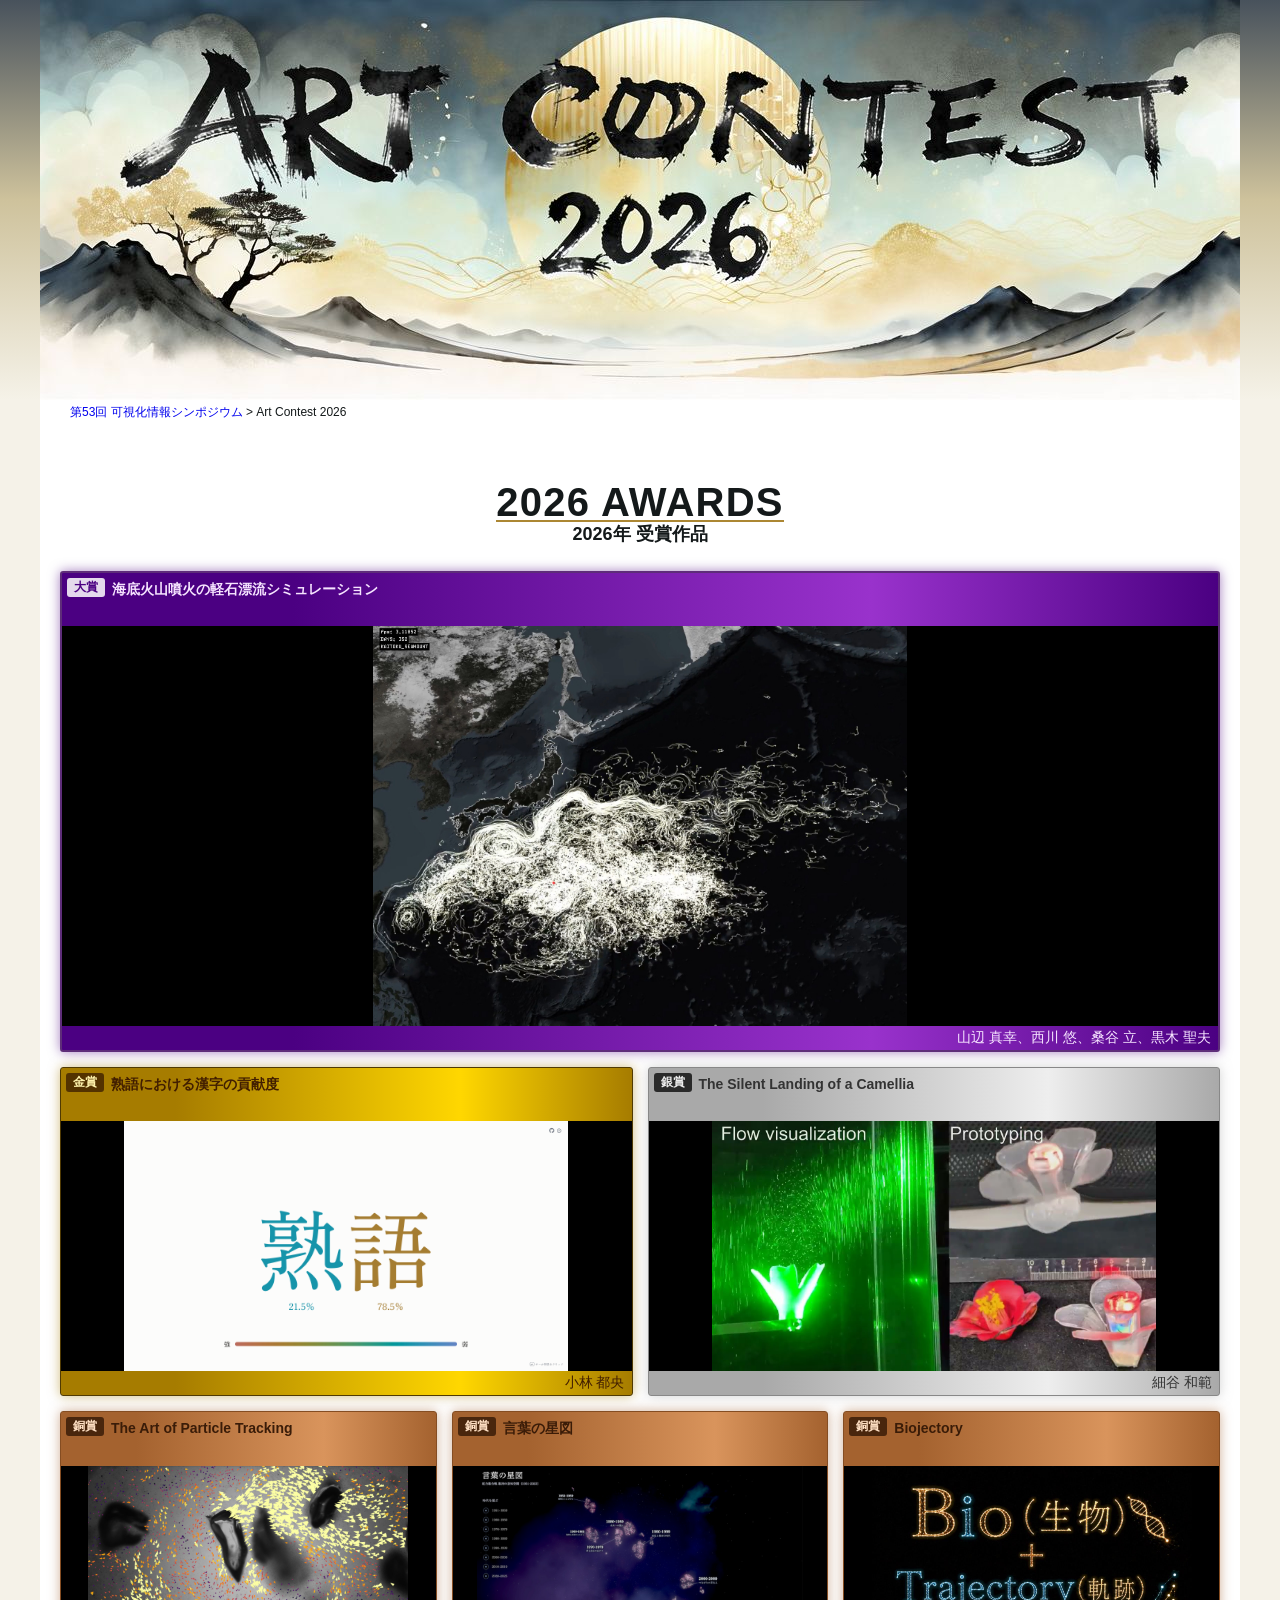
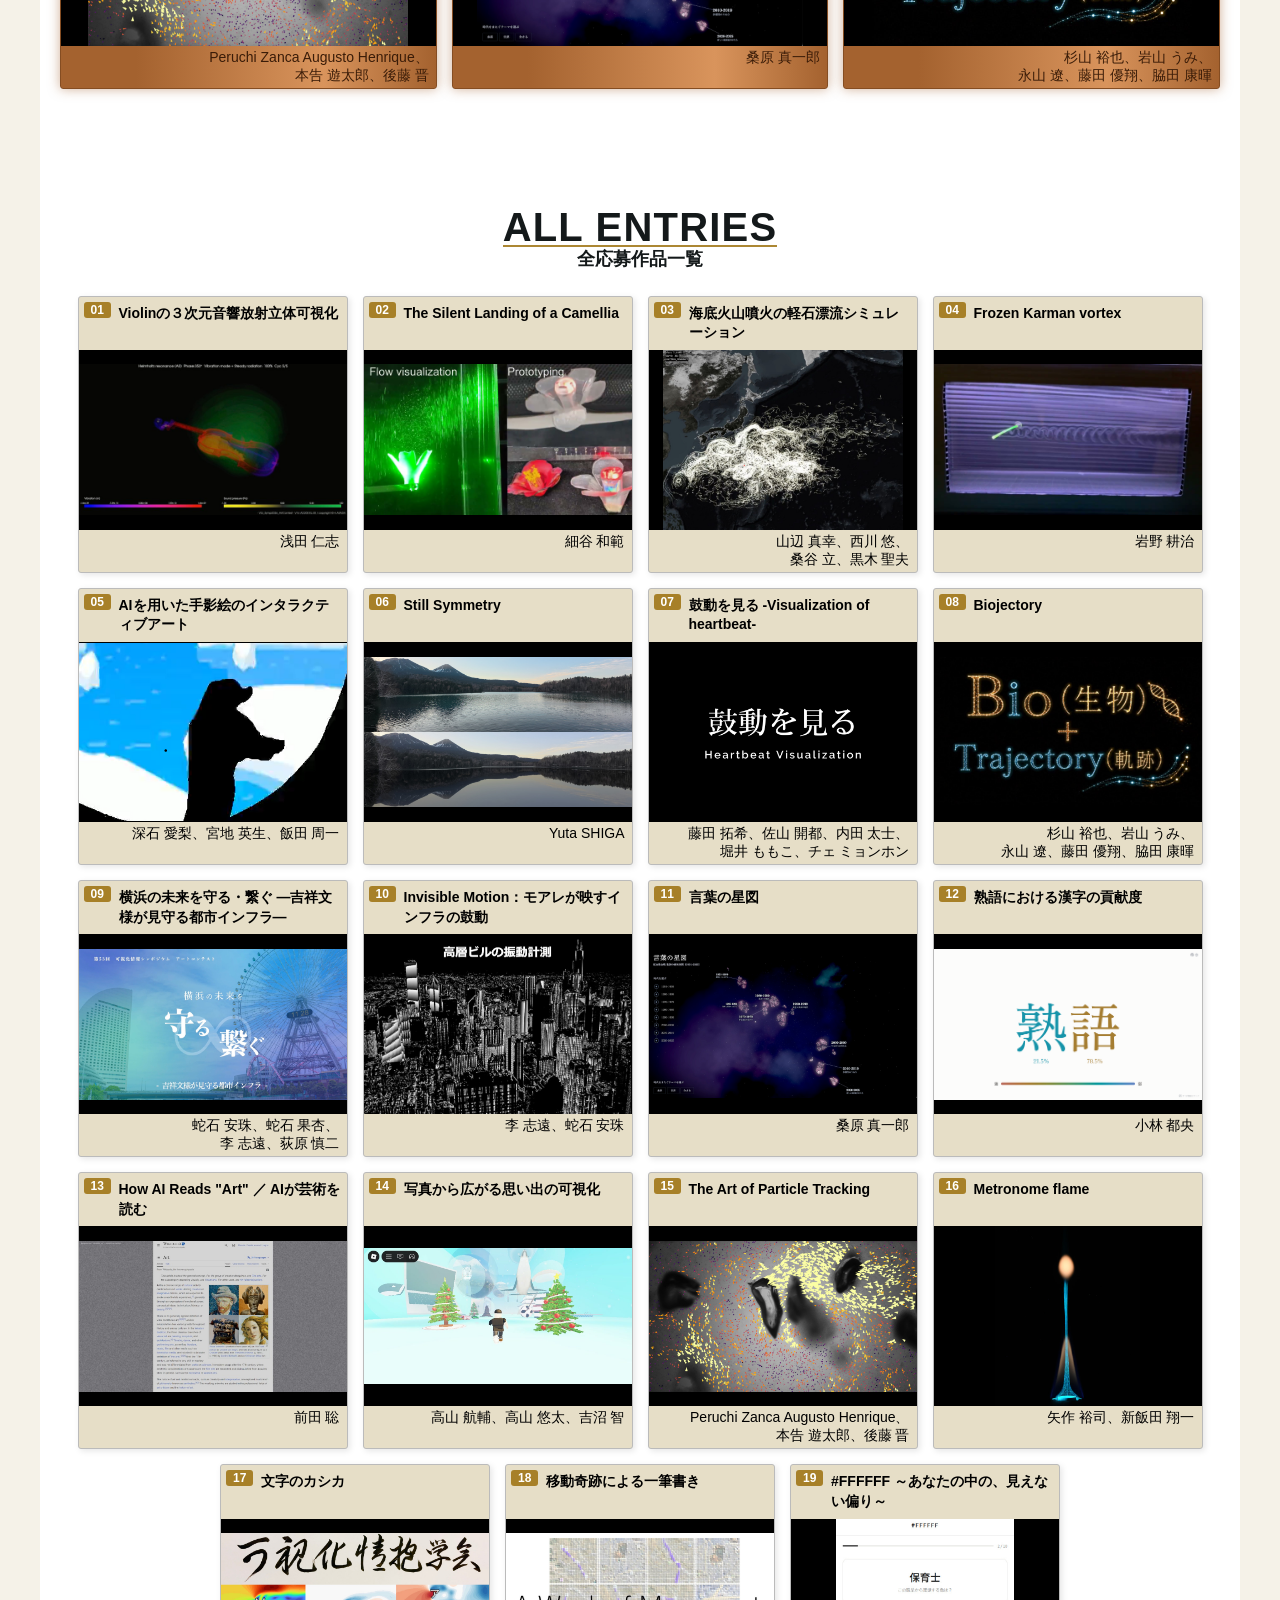
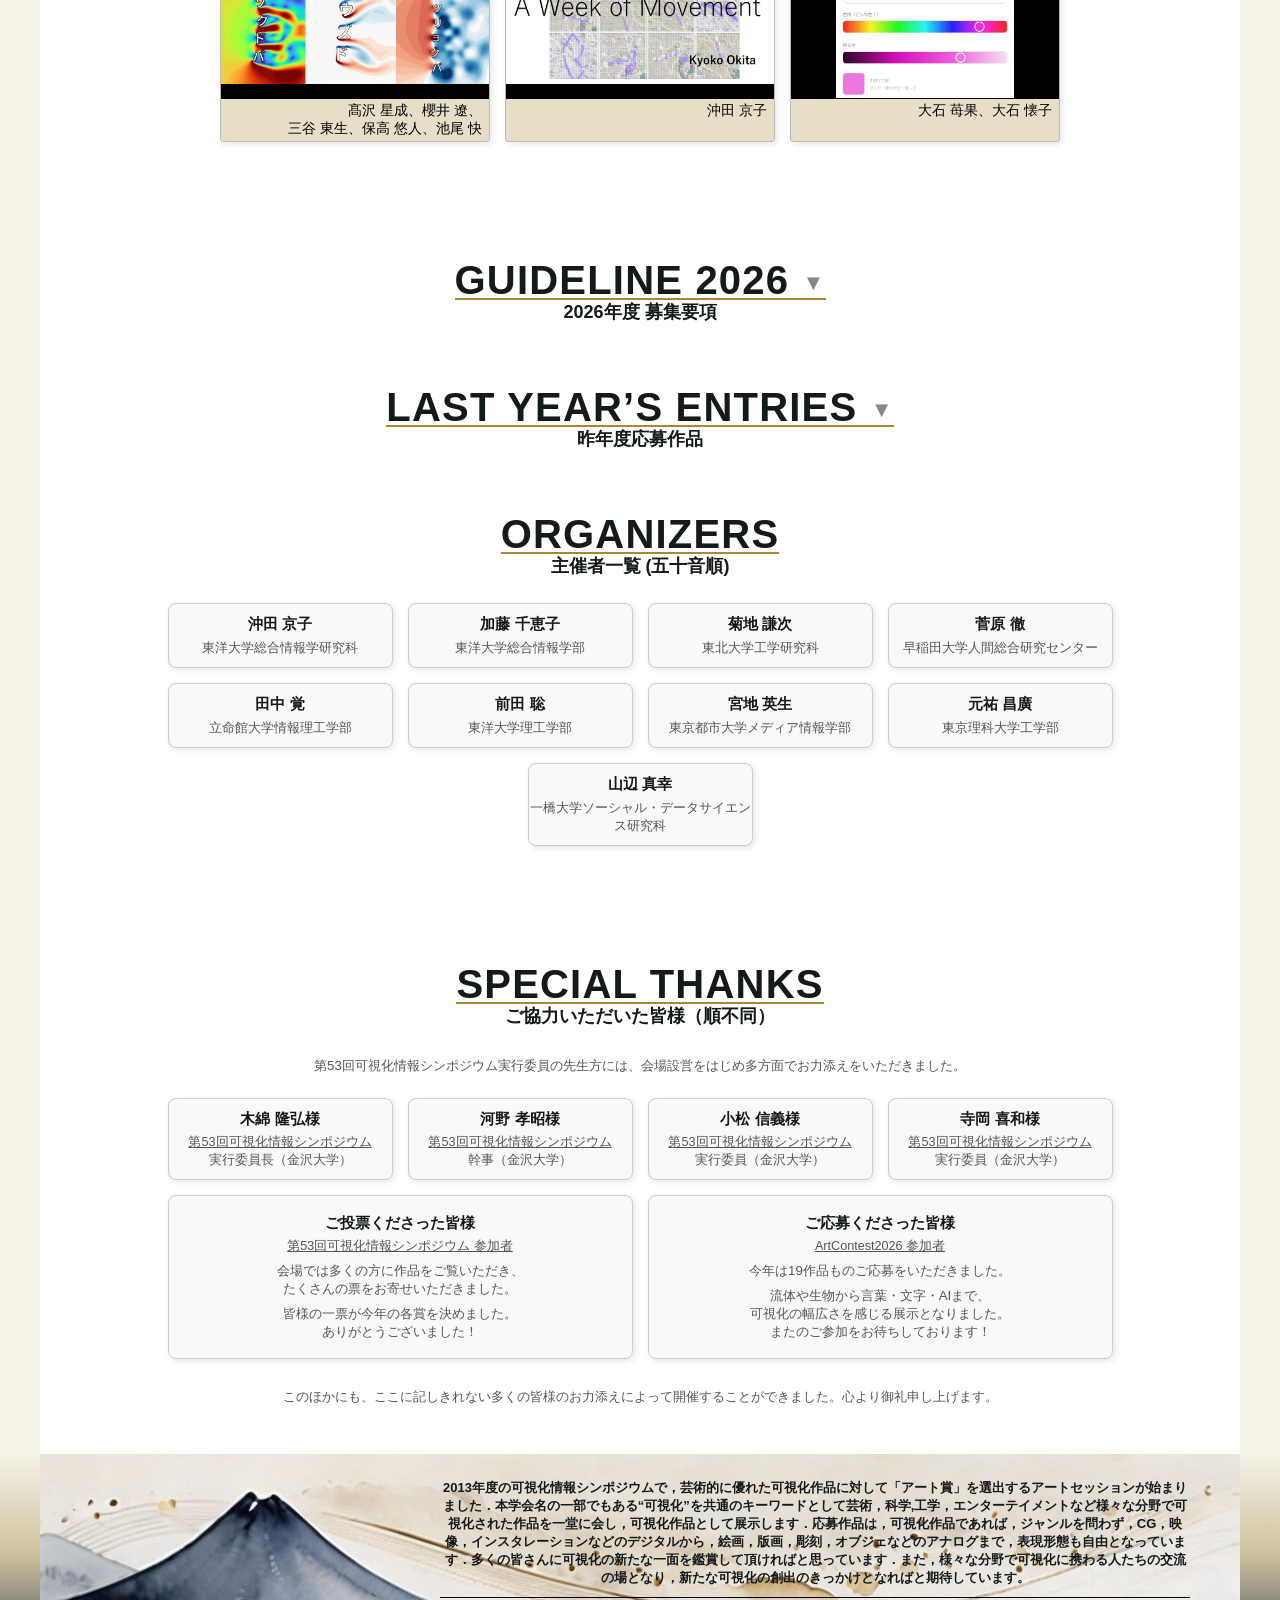
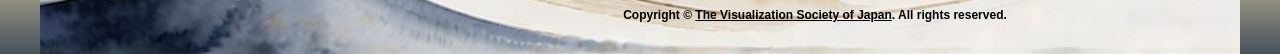
<file: index.html>
﻿<!DOCTYPE html>
<html lang="ja">
<head>
  <meta charset="UTF-8">
  <meta http-equiv="content-language" content="ja">
  <meta name="viewport" content="width=device-width, initial-scale=1.0">
  <meta name="description" content="JapanVis2026アートコンテストの公式ページ。受賞作品や応募作品一覧を掲載。">
  <meta name="designer" content="Satoshi MAEDA (Toyo Univ.)">
  <title>Art Contest 2026 - 第53回 可視化情報シンポジウム</title>
  <link href="css/style.css" rel="stylesheet" type="text/css" />
  <link rel="icon" type="image/png" sizes="64x64" href="images/icon-64x64.png">
</head>

<body>
  <!-- ヘッダー -->
  <div class="banner"><div class="banner-inner"></div></div>


  <!-- コンテンツ -->
  <div class="container">
    <!-- 現在位置 -->
    <div class="page_position"><a href="https://www.vsj.jp/symp2026/index.php" target="_blank">第53回 可視化情報シンポジウム</a> > Art Contest 2026</div>



    <!-- 受賞作品 -->
    <div class="section_title">
      <div class="section_title_en">2026 AWARDS</div>
      <div class="section_title_jp">2026年 受賞作品</div>
    </div>

    <!-- 投票期間中の告知（結果発表後は非表示）
    <div class="entry_award_progressing">
      シンポジウム会場で<br>
      大賞、金賞、銀賞の来場者投票を実施！<br>
      皆さまの投票をお待ちしております！
    </div> -->

    <div class="flex_wrapper">
      <a class="entry taisho" data-entry-number="03" data-year="2026" href="#detail-2026-03" onclick="return openDetail(this)">
        <div class="entry_title">海底火山噴火の軽石漂流シミュレーション</div>
        <div class="entry_thumbnail"><img src="works/thumbnails/a03.jpg"/></div>
        <div class="entry_name">山辺 真幸、西川 悠、桑谷 立、黒木 聖夫</div>
      </a>

      <a class="entry kinsho" data-entry-number="12" data-year="2026" href="#detail-2026-12" onclick="return openDetail(this)">
        <div class="entry_title">熟語における漢字の貢献度</div>
        <div class="entry_thumbnail"><img src="works/thumbnails/a12.png"/></div>
        <div class="entry_name">小林 都央</div>
      </a>

      <a class="entry ginsho" data-entry-number="02" data-year="2026" href="#detail-2026-02" onclick="return openDetail(this)">
        <div class="entry_title">The Silent Landing of a Camellia</div>
        <div class="entry_thumbnail"><img src="works/thumbnails/a02.jpg"/></div>
        <div class="entry_name">細谷 和範</div>
      </a>

      <a class="entry dousho" data-entry-number="15" data-year="2026" href="#detail-2026-15" onclick="return openDetail(this)">
        <div class="entry_title">The Art of Particle Tracking</div>
        <div class="entry_thumbnail"><img src="works/thumbnails/a15.jpg"/></div>
        <div class="entry_name">Peruchi Zanca Augusto Henrique、<br>本告 遊太郎、後藤 晋</div>
      </a>

      <a class="entry dousho" data-entry-number="11" data-year="2026" href="#detail-2026-11" onclick="return openDetail(this)">
        <div class="entry_title">言葉の星図</div>
        <div class="entry_thumbnail"><img src="works/thumbnails/a11.jpg"/></div>
        <div class="entry_name">桑原 真一郎</div>
      </a>

      <a class="entry dousho" data-entry-number="08" data-year="2026" href="#detail-2026-08" onclick="return openDetail(this)">
        <div class="entry_title">Biojectory</div>
        <div class="entry_thumbnail"><img src="works/thumbnails/a08.jpg"/></div>
        <div class="entry_name">杉山 裕也、岩山 うみ、<br>永山 遼、藤田 優翔、脇田 康暉</div>
      </a>
    </div>




    <!-- 入選作品 (上位6作品、エントリー順) ※受賞作品の発表にともない非表示 -->
    <!--
    <div class="section_title">
      <div class="section_title_en">TOP 6 ENTRIES</div>
      <div class="section_title_jp">入選作品（エントリー順）</div>
    </div>

    <div class="flex_wrapper">
      <a class="entry top6" data-entry-number="02" data-year="2026" href="#detail-2026-02" onclick="return openDetail(this)">
        <div class="entry_title">The Silent Landing of a Camellia</div>
        <div class="entry_thumbnail"><img src="works/thumbnails/a02.jpg"/></div>
        <div class="entry_name">細谷 和範</div>
      </a>

      <a class="entry top6" data-entry-number="03" data-year="2026" href="#detail-2026-03" onclick="return openDetail(this)">
        <div class="entry_title">海底火山噴火の軽石漂流シミュレーション</div>
        <div class="entry_thumbnail"><img src="works/thumbnails/a03.jpg"/></div>
        <div class="entry_name">山辺 真幸、西川 悠、<br>桑谷 立、黒木 聖夫</div>
      </a>

      <a class="entry top6" data-entry-number="08" data-year="2026" href="#detail-2026-08" onclick="return openDetail(this)">
        <div class="entry_title">Biojectory</div>
        <div class="entry_thumbnail"><img src="works/thumbnails/a08.jpg"/></div>
        <div class="entry_name">杉山 裕也、岩山 うみ、<br>永山 遼、藤田 優翔、脇田 康暉</div>
      </a>

      <a class="entry top6" data-entry-number="11" data-year="2026" href="#detail-2026-11" onclick="return openDetail(this)">
        <div class="entry_title">言葉の星図</div>
        <div class="entry_thumbnail"><img src="works/thumbnails/a11.jpg"/></div>
        <div class="entry_name">桑原 真一郎</div>
      </a>

      <a class="entry top6" data-entry-number="12" data-year="2026" href="#detail-2026-12" onclick="return openDetail(this)">
        <div class="entry_title">熟語における漢字の貢献度</div>
        <div class="entry_thumbnail"><img src="works/thumbnails/a12.png"/></div>
        <div class="entry_name">小林 都央</div>
      </a>

      <a class="entry top6" data-entry-number="15" data-year="2026" href="#detail-2026-15" onclick="return openDetail(this)">
        <div class="entry_title">The Art of Particle Tracking</div>
        <div class="entry_thumbnail"><img src="works/thumbnails/a15.jpg"/></div>
        <div class="entry_name">Peruchi Zanca Augusto Henrique、<br>本告 遊太郎、後藤 晋</div>
      </a>
    </div>
    -->

    <!-- 2026年度応募作品 -->
    <div id="all_entries" class="section_title">
      <div class="section_title_en">ALL ENTRIES</div>
      <div class="section_title_jp">全応募作品一覧</div>
    </div>

    <div class="flex_wrapper">
    <!-- No.1~5 -->
      <a class="entry" data-entry-number="01" data-year="2026" href="#detail-2026-01" onclick="return openDetail(this)">
        <div class="entry_title">Violinの３次元音響放射立体可視化</div>
        <div class="entry_thumbnail"><img src="works/thumbnails/a01.jpeg"/></div>
        <div class="entry_name">浅田 仁志</div>
      </a>

      <a class="entry" data-entry-number="02" data-year="2026" href="#detail-2026-02" onclick="return openDetail(this)">
        <div class="entry_title">The Silent Landing of a Camellia</div>
        <div class="entry_thumbnail"><img src="works/thumbnails/a02.jpg"/></div>
        <div class="entry_name">細谷 和範</div>
      </a>

      <a class="entry" data-entry-number="03" data-year="2026" href="#detail-2026-03" onclick="return openDetail(this)">
        <div class="entry_title">海底火山噴火の軽石漂流シミュレーション</div>
        <div class="entry_thumbnail"><img src="works/thumbnails/a03.jpg"/></div>
        <div class="entry_name">山辺 真幸、西川 悠、<br>桑谷 立、黒木 聖夫</div>
      </a>

      <a class="entry" data-entry-number="04" data-year="2026" href="#detail-2026-04" onclick="return openDetail(this)">
        <div class="entry_title">Frozen Karman vortex</div>
        <div class="entry_thumbnail"><img src="works/thumbnails/a04.jpg"/></div>
        <div class="entry_name">岩野 耕治</div>
      </a>

      <a class="entry" data-entry-number="05" data-year="2026" href="#detail-2026-05" onclick="return openDetail(this)">
        <div class="entry_title">AIを用いた手影絵のインタラクティブアート</div>
        <div class="entry_thumbnail"><img src="works/thumbnails/a05.png"/></div>
        <div class="entry_name">深石 愛梨、宮地 英生、飯田 周一</div>
      </a>

    <!-- No.6~10 -->
      <a class="entry" data-entry-number="06" data-year="2026" href="#detail-2026-06" onclick="return openDetail(this)">
        <div class="entry_title">Still Symmetry</div>
        <div class="entry_thumbnail"><img src="works/thumbnails/a06.jpg"/></div>
        <div class="entry_name">Yuta SHIGA</div>
      </a>

      <a class="entry" data-entry-number="07" data-year="2026" href="#detail-2026-07" onclick="return openDetail(this)">
        <div class="entry_title">鼓動を見る -Visualization of heartbeat-</div>
        <div class="entry_thumbnail"><img src="works/thumbnails/a07.jpg"/></div>
        <div class="entry_name">藤田 拓希、佐山 開都、内田 太士、<br>堀井 ももこ、チェ ミョンホン</div>
      </a>

      <a class="entry" data-entry-number="08" data-year="2026" href="#detail-2026-08" onclick="return openDetail(this)">
        <div class="entry_title">Biojectory</div>
        <div class="entry_thumbnail"><img src="works/thumbnails/a08.jpg"/></div>
        <div class="entry_name">杉山 裕也、岩山 うみ、<br>永山 遼、藤田 優翔、脇田 康暉</div>
      </a>

      <a class="entry" data-entry-number="09" data-year="2026" href="#detail-2026-09" onclick="return openDetail(this)">
        <div class="entry_title">横浜の未来を守る・繋ぐ —吉祥文様が見守る都市インフラ—</div>
        <div class="entry_thumbnail"><img src="works/thumbnails/a09.jpg"/></div>
        <div class="entry_name">蛇石 安珠、蛇石 果杏、<br>李 志遠、荻原 慎二</div>
      </a>

      <a class="entry" data-entry-number="10" data-year="2026" href="#detail-2026-10" onclick="return openDetail(this)">
        <div class="entry_title">Invisible Motion：モアレが映すインフラの鼓動</div>
        <div class="entry_thumbnail"><img src="works/thumbnails/a10.jpg"/></div>
        <div class="entry_name">李 志遠、蛇石 安珠</div>
      </a>

    <!-- No.11~15 -->
      <a class="entry" data-entry-number="11" data-year="2026" href="#detail-2026-11" onclick="return openDetail(this)">
        <div class="entry_title">言葉の星図</div>
        <div class="entry_thumbnail"><img src="works/thumbnails/a11.jpg"/></div>
        <div class="entry_name">桑原 真一郎</div>
      </a>

      <a class="entry" data-entry-number="12" data-year="2026" href="#detail-2026-12" onclick="return openDetail(this)">
        <div class="entry_title">熟語における漢字の貢献度</div>
        <div class="entry_thumbnail"><img src="works/thumbnails/a12.png"/></div>
        <div class="entry_name">小林 都央</div>
      </a>

      <a class="entry" data-entry-number="13" data-year="2026" href="#detail-2026-13" onclick="return openDetail(this)">
        <div class="entry_title">How AI Reads "Art" ／ AIが芸術を読む</div>
        <div class="entry_thumbnail"><img src="works/thumbnails/a13.jpg"/></div>
        <div class="entry_name">前田 聡</div>
      </a>

      <a class="entry" data-entry-number="14" data-year="2026" href="#detail-2026-14" onclick="return openDetail(this)">
        <div class="entry_title">写真から広がる思い出の可視化</div>
        <div class="entry_thumbnail"><img src="works/thumbnails/a14.jpg"/></div>
        <div class="entry_name">高山 航輔、高山 悠太、吉沼 智</div>
      </a>

      <a class="entry" data-entry-number="15" data-year="2026" href="#detail-2026-15" onclick="return openDetail(this)">
        <div class="entry_title">The Art of Particle Tracking</div>
        <div class="entry_thumbnail"><img src="works/thumbnails/a15.jpg"/></div>
        <div class="entry_name">Peruchi Zanca Augusto Henrique、<br>本告 遊太郎、後藤 晋</div>
      </a>

    <!-- No.16~19 -->
      <a class="entry" data-entry-number="16" data-year="2026" href="#detail-2026-16" onclick="return openDetail(this)">
        <div class="entry_title">Metronome flame</div>
        <div class="entry_thumbnail"><img src="works/thumbnails/a16.jpg"/></div>
        <div class="entry_name">矢作 裕司、新飯田 翔一</div>
      </a>

      <a class="entry" data-entry-number="17" data-year="2026" href="#detail-2026-17" onclick="return openDetail(this)">
        <div class="entry_title">文字のカシカ</div>
        <div class="entry_thumbnail"><img src="works/thumbnails/a17.jpg"/></div>
        <div class="entry_name">髙沢 星成、櫻井 遼、<br>三谷 東生、保高 悠人、池尾 快</div>
      </a>

      <a class="entry" data-entry-number="18" data-year="2026" href="#detail-2026-18" onclick="return openDetail(this)">
        <div class="entry_title">移動奇跡による一筆書き</div>
        <div class="entry_thumbnail"><img src="works/thumbnails/a18.jpg"/></div>
        <div class="entry_name">沖田 京子</div>
      </a>

      <a class="entry" data-entry-number="19" data-year="2026" href="#detail-2026-19" onclick="return openDetail(this)">
        <div class="entry_title">#FFFFFF ～あなたの中の、見えない偏り～</div>
        <div class="entry_thumbnail"><img src="works/thumbnails/a19.jpg"/></div>
        <div class="entry_name">大石 苺果、大石 懐子</div>
      </a>
    </div>

    <!-- 応募案内（折り畳み） -->
    <details class="archive-section">
      <summary>
        <div id="guideline" class="section_title">
          <div class="section_title_en">GUIDELINE 2026</div>
          <div class="section_title_jp">2026年度 募集要項</div>
        </div>
      </summary>

      <div class="flow-chart">
        <div class="step step-u completed">STEP 01<br>応募<span>応募用紙に必要事項を<br>記入してメール提出</span></div>
        <div class="step step-d completed">STEP 02<br>作品提出<span>製作した作品を<br>メール提出</span></div>
        <div class="step step-u completed">STEP 03<br>一次審査と結果通知<span>一次審査を通過した<br>上位6作品の発表</span></div>
        <div class="step step-d completed">STEP 04<br>シンポジウム参加登録<span>一次審査通過者は<br>シンポジウムに参加登録</span></div>
        <div class="step step-u completed">STEP 05<br>アートコンテスト当日<span>シンポジウム会場で展示・解説<br>一般投票と最終審査を実施</span></div>
        <div class="step step-d completed">STEP 06<br>結果発表と表彰<span>シンポジウム懇親会で<br>結果発表・表彰</span></div>
      </div>
      <div class="guideline_detail">
        <table>
          <tbody>
            <tr>
              <th>応募期間</th>
              <td>2026年5月6日(水) ～ 6月5日(金) 23:59 <span class="closed">(受付終了)</span></td>
            </tr>
            <tr>
              <th>作品提出締切</th>
              <td>2026年6月23日(火) 23:59 <span class="closed">(受付終了)</span></td>
            </tr>
            <tr>
              <th>一次審査結果通知</th>
              <td>2026年6月30日(火) <span class="closed">(完了)</span><br><small>上位6作品を選出。入選者へメールにて通知します。</small></td>
            </tr>
            <tr>
              <th>アートコンテスト開催日程<br>（一般審査・最終審査）</th>
              <td>
                2026年8月7日(金) ～ 8月8日(土)<br>
                <small>当日の詳細スケジュールは、入選者へのメールで個別にご案内します。</small>
              </td>
            </tr>

            <tr>
              <th>作品形式</th>
              <td>表現形態は問いません（画像、動画、立体物、WEBコンテンツ等）。<br>可視化に関するアート作品を幅広く募集します。</td>
            </tr>
            <tr>
              <th>各賞</th>
              <td>大賞(1点)、金賞(1点)、銀賞(1点)、銅賞(3点)</td>
            </tr>

            <tr>
              <th>参加に関するお願い</th>
              <td>
                一次審査通過者は、アートコンテストへの出席が必要です。<br>また、当日の作品紹介や表彰のため、以下の登録が必須となります。<br>
                &nbsp;・シンポジウム参加登録：展示および入場のため<br>
                &nbsp;・シンポジウム懇親会参加登録：表彰のため<br>
                &nbsp;&nbsp;&nbsp;&nbsp;➡&nbsp;<a href="https://www.vsj.jp/symp2026/registration.php" target="_blank">第53回可視化情報シンポジウム 登録ページ</a>
              </td>
            </tr>
            <tr>
              <th>募集要項および応募用紙</th>
              <td>
                <!-- 詳細は後日公開される募集要項ファイルをダウンロードしてご確認ください。<br> -->
                <!-- &nbsp;・<u>準備中</u> -->
                詳細は下記の募集要項ファイルをダウンロードしてご確認ください。<br>
                &nbsp;・<a href="https://github.com/codria/art2026/raw/main/docs/VSJ_Symp2026_ArtContest_ApplicationGuidelines.docx" download>第53回可視化情報シンポジウム アートコンテスト 募集要項</a>
              </td>
            </tr>
          </tbody>
        </table>
      </div>
    </details>

    <!-- 昨年度応募作品（折り畳み） -->
    <details class="archive-section">
      <summary>
        <div class="section_title">
          <div class="section_title_en">LAST YEAR’S ENTRIES</div>
          <div class="section_title_jp">昨年度応募作品</div>
        </div>
      </summary>

      <div class="flex_wrapper">
      <!-- No.1~5 -->
        <a class="entry" data-entry-number="01" data-year="2025" href="#detail-2025-01" onclick="return openDetail(this)">
          <div class="entry_title">クラゲ型ロボットによる渦構造</div>
          <div class="entry_thumbnail"><img src="old_works/thumbnails/a01.jpg"/></div>
          <div class="entry_name">MANAKIJSIRISUTHI POON、<br>美甘 見真</div>
        </a>

        <a class="entry" data-entry-number="02" data-year="2025" href="#detail-2025-02" onclick="return openDetail(this)">
          <div class="entry_title">東京メトロの路線ネットワーク図</div>
          <div class="entry_thumbnail"><img src="old_works/thumbnails/a02.jpg"/></div>
          <div class="entry_name">高松 一鷹、高階 柊平</div>
        </a>

        <a class="entry" data-entry-number="03" data-year="2025" href="#detail-2025-03" onclick="return openDetail(this)">
          <div class="entry_title">Loudscape；練習前のボク</div>
          <div class="entry_thumbnail"><img src="old_works/thumbnails/a03.jpg"/></div>
          <div class="entry_name">沖田 京子、前田 聡</div>
        </a>

        <a class="entry" data-entry-number="04" data-year="2025" href="#detail-2025-04" onclick="return openDetail(this)">
          <div class="entry_title">モザイクアート</div>
          <div class="entry_thumbnail"><img src="old_works/thumbnails/a04.jpg"/></div>
          <div class="entry_name">吉沼 智</div>
        </a>

        <a class="entry" data-entry-number="05" data-year="2025" href="#detail-2025-05" onclick="return openDetail(this)">
          <div class="entry_title">Fallen Azaleas in the Wind</div>
          <div class="entry_thumbnail"><img src="old_works/thumbnails/a05.jpg"/></div>
          <div class="entry_name">細谷 和範</div>
        </a>

      <!-- No.6~10 -->
        <a class="entry" data-entry-number="06" data-year="2025" href="#detail-2025-06" onclick="return openDetail(this)">
          <div class="entry_title">どちらに旋回しているように見えますか？</div>
          <div class="entry_thumbnail"><img src="old_works/thumbnails/a06.jpg"/></div>
          <div class="entry_name">澤田 祐希、新川 大治朗、白石 耕一郎</div>
        </a>

        <a class="entry" data-entry-number="07" data-year="2025" href="#detail-2025-07" onclick="return openDetail(this)">
          <div class="entry_title">錯視図等を対象としたエントロピー解析</div>
          <div class="entry_thumbnail"><img src="old_works/thumbnails/a07.jpg"/></div>
          <div class="entry_name">後藤 芙美子、長嶋 敏照、土田 賢省</div>
        </a>

        <a class="entry" data-entry-number="08" data-year="2025" href="#detail-2025-08" onclick="return openDetail(this)">
          <div class="entry_title">浮力が奏でる安定の世界</div>
          <div class="entry_thumbnail"><img src="old_works/thumbnails/a08.jpg"/></div>
          <div class="entry_name">西川 泰雅、稲垣 照美</div>
        </a>

        <a class="entry" data-entry-number="09" data-year="2025" href="#detail-2025-09" onclick="return openDetail(this)">
          <div class="entry_title">Olfaphony</div>
          <div class="entry_thumbnail"><img src="old_works/thumbnails/a09.jpg"/></div>
          <div class="entry_name">今井 裕太、大畠 拓真、<br>中村 知滉、柳瀬 龍成</div>
        </a>

        <a class="entry" data-entry-number="10" data-year="2025" href="#detail-2025-10" onclick="return openDetail(this)">
          <div class="entry_title">視線が創る世界</div>
          <div class="entry_thumbnail"><img src="old_works/thumbnails/a10.jpg"/></div>
          <div class="entry_name">上村 悠人、片岡 昇吾、<br>加藤 僚太郎、山本 英明</div>
        </a>

      <!-- No.11~13 -->
        <a class="entry" data-entry-number="11" data-year="2025" href="#detail-2025-11" onclick="return openDetail(this)">
          <div class="entry_title">Violinの３次元立体可視化</div>
          <div class="entry_thumbnail"><img src="old_works/thumbnails/a11.jpg"/></div>
          <div class="entry_name">浅田 仁志</div>
        </a>

        <a class="entry" data-entry-number="12" data-year="2025" href="#detail-2025-12" onclick="return openDetail(this)">
          <div class="entry_title">表面張力が奏でる奇跡の芸術</div>
          <div class="entry_thumbnail"><img src="old_works/thumbnails/a12.jpg"/></div>
          <div class="entry_name">齋藤 謙太、坂本 翔、稲垣 照美</div>
        </a>

        <a class="entry" data-entry-number="13" data-year="2025" href="#detail-2025-13" onclick="return openDetail(this)">
          <div class="entry_title">Stillness in Motion: A Meditative Journey</div>
          <div class="entry_thumbnail"><img src="old_works/thumbnails/a13.jpg"/></div>
          <div class="entry_name">村上 里子、切島 忠昭</div>
        </a>


        <a href="https://codria.github.io/art2025/" class="link-box">
          Art Contest 2025 を見る<span class="arrow"> &nearr;</span>
        </a>
      </div>
    </details>



    <!-- オーガナイザー -->
    <div class="section_title">
      <div class="section_title_en">ORGANIZERS</div>
      <div class="section_title_jp">主催者一覧 (五十音順)</div>
    </div>
    <div class="flex_wrapper">
      <div class="organizer-card">
        <div class="name">沖田 京子</div>
        <div class="affiliation">東洋大学総合情報学研究科</div>
      </div>
      <div class="organizer-card">
        <div class="name">加藤 千恵子</div>
        <div class="affiliation">東洋大学総合情報学部</div>
      </div>
      <div class="organizer-card">
        <div class="name">菊地 謙次</div>
        <div class="affiliation">東北大学工学研究科</div>
      </div>
      <div class="organizer-card">
        <div class="name">菅原 徹</div>
        <div class="affiliation">早稲田大学人間総合研究センター</div>
      </div>
      <div class="organizer-card">
        <div class="name">田中 覚</div>
        <div class="affiliation">立命館大学情報理工学部</div>
      </div>
      <div class="organizer-card">
        <div class="name">前田 聡</div>
        <div class="affiliation">東洋大学理工学部</div>
      </div>
      <div class="organizer-card">
        <div class="name">宮地 英生</div>
        <div class="affiliation">東京都市大学メディア情報学部</div>
      </div>
      <div class="organizer-card">
        <div class="name">元祐 昌廣</div>
        <div class="affiliation">東京理科大学工学部</div>
      </div>
      <div class="organizer-card">
        <div class="name">山辺 真幸</div>
        <div class="affiliation">一橋大学ソーシャル・データサイエンス研究科</div>
      </div>
    </div>

    <!-- スペシャルサンクス -->
    <div class="section_title">
      <div class="section_title_en">SPECIAL THANKS</div>
      <div class="section_title_jp">ご協力いただいた皆様（順不同）</div>
    </div>

    <div class="thanks_note">
      第53回可視化情報シンポジウム実行委員の先生方には、会場設営をはじめ多方面でお力添えをいただきました。
    </div>

    <div class="flex_wrapper">
      <div class="organizer-card">
        <div class="name">木綿 隆弘様</div>
        <div class="affiliation">
          <a href="https://www.vsj.jp/symp2026/committee.php" target="_blank">第53回可視化情報シンポジウム</a><br>
          実行委員長（金沢大学）
        </div>
      </div>
      <div class="organizer-card">
        <div class="name">河野 孝昭様</div>
        <div class="affiliation">
          <a href="https://www.vsj.jp/symp2026/committee.php" target="_blank">第53回可視化情報シンポジウム</a><br>
          幹事（金沢大学）
        </div>
      </div>
      <div class="organizer-card">
        <div class="name">小松 信義様</div>
        <div class="affiliation">
          <a href="https://www.vsj.jp/symp2026/committee.php" target="_blank">第53回可視化情報シンポジウム</a><br>
          実行委員（金沢大学）
        </div>
      </div>
      <div class="organizer-card">
        <div class="name">寺岡 喜和様</div>
        <div class="affiliation">
          <a href="https://www.vsj.jp/symp2026/committee.php" target="_blank">第53回可視化情報シンポジウム</a><br>
          実行委員（金沢大学）
        </div>
      </div>
      <div class="organizer-card wide">
        <div class="name">ご投票くださった皆様</div>
        <div class="affiliation">
          <a href="https://www.vsj.jp/symp2026/program.php" target="_blank">第53回可視化情報シンポジウム 参加者</a>
          <p>会場では多くの方に作品をご覧いただき、<br>たくさんの票をお寄せいただきました。</p>
          <p>皆様の一票が今年の各賞を決めました。<br>ありがとうございました！</p>
        </div>
      </div>
      <div class="organizer-card wide">
        <div class="name">ご応募くださった皆様</div>
        <div class="affiliation">
          <a href="#all_entries">ArtContest2026 参加者</a>
          <p>今年は19作品ものご応募をいただきました。</p>
          <p>流体や生物から言葉・文字・AIまで、<br>可視化の幅広さを感じる展示となりました。<br>またのご参加をお待ちしております！</p>
        </div>
      </div>
    </div>

    <div class="thanks_note">
      このほかにも、ここに記しきれない多くの皆様のお力添えによって開催することができました。心より御礼申し上げます。
    </div>


    <!-- 拡大表示枠（コントロールはJavaScript） -->
    <div id="overlay" class="hidden" onclick="overlayClick(event)">
      <div id="overlay-content"></div>
      <button id="prev-btn" onclick="prevDetail(event)">＜</button>
      <button id="next-btn" onclick="nextDetail(event)">＞</button>
      <button id="autoplay-btn" type="button" aria-pressed="false" onclick="toggleAutoplay(event)">▶ 自動送り</button>
      <button id="close-btn" onclick="closeDetail()">閉じる</button>
    </div>

    <!-- 作品詳細 (2026年度) -->
    <!-- hiddenクラスをJavaScriptで差し込むことで、JavaScriptオフで拡大表示できない場合に通常表示で閲覧する -->
    <div class="detail" id="detail-2026-01">
      <div class="section_title">
        <div class="section_title_en">ENTRY 01</div>
        <div class="section_title_jp">応募作品 01</div>
      </div>
      <div class="entry_detail">
        <div class="entry_detail_thumbnail"><img src="works/thumbnails/a01.jpeg" /></div>
        <div class="entry_detail_info">
          <table>
          <tbody>
            <tr><th>作品名</th><td>Violinの３次元音響放射立体可視化</td></tr>
            <tr><th>作品形態</th><td>動画</td></tr>
            <tr><th>製作者</th><td>浅田 仁志</td></tr>
            <tr><th>公開URL</th><td><a href="works/a01.mp4" target="_blank">本サーバー</a></td></tr>
          </tbody>
        </table>
        </div>
        <div class="entry_detail_abstract">
          <h5>作品概要</h5>
          　Violinにおける数値解析結果(A.Stradivariの実在個体)から抽出したHelmholz共鳴(A0モード)の音響放射可視化イメージを作成。構造振動と音響現象を重ね合わせレンダリングすることで、構造振動と空気が連成しfホールから音響放射が生じる経過を３次元立体可視化した。
        </div>
      </div>
    </div>

    <div class="detail" id="detail-2026-02">
      <div class="sticker ginsho">銀賞</div>
      <div class="section_title">
        <div class="section_title_en">ENTRY 02</div>
        <div class="section_title_jp">応募作品 02</div>
      </div>
      <div class="entry_detail">
        <div class="entry_detail_thumbnail"><img src="works/thumbnails/a02.jpg" /></div>
        <div class="entry_detail_info">
          <table>
          <tbody>
            <tr><th>作品名</th><td>The Silent Landing of a Camellia</td></tr>
            <tr><th>作品形態</th><td>動画</td></tr>
            <tr><th>製作者</th><td>細谷 和範</td></tr>
            <tr><th>公開URL</th><td><a href="https://youtu.be/SGnB2cqKreg" target="_blank">https://youtu.be/SGnB2cqKreg</a></td></tr>
          </tbody>
        </table>
        </div>
        <div class="entry_detail_abstract">
          <h5>作品概要</h5>
          　椿の花は花冠ごと落花し，上を向いて着地します。<br>
          　このユニークな振る舞いは，寺田寅彦博士（1878–1935）の研究によって，花冠の空力特性によるものであることが知られています。<br>
          　本作品では，ツバキの花冠が地面に落花した後のふるまいに注目しました。不思議なことに，ツバキは地面に衝突しても大きく跳ね返ることなく，静かに着地します。高速カメラを用いて花びらの挙動を観察すると，衝突の瞬間に花弁がダイナミックにしなり，振動しながら衝撃エネルギーを吸収する様子が見られました。<br>
          　静かで力強く，そして美しいツバキの不思議な落花現象をお楽しみください。
        </div>
      </div>
    </div>

    <div class="detail" id="detail-2026-03">
      <div class="sticker taisho">大賞</div>
      <div class="section_title">
        <div class="section_title_en">ENTRY 03</div>
        <div class="section_title_jp">応募作品 03</div>
      </div>
      <div class="entry_detail">
        <div class="entry_detail_thumbnail"><img src="works/thumbnails/a03.jpg" /></div>
        <div class="entry_detail_info">
          <table>
          <tbody>
            <tr><th>作品名</th><td>海底火山噴火の軽石漂流シミュレーション</td></tr>
            <tr><th>作品形態</th><td>動画</td></tr>
            <tr><th>製作者</th><td>山辺 真幸、西川 悠、桑谷 立、黒木 聖夫</td></tr>
            <tr><th>公開URL</th><td><a href="https://vimeo.com/1109314883" target="_blank">https://vimeo.com/1109314883</a></td></tr>
          </tbody>
        </table>
        </div>
        <div class="entry_detail_abstract">
          <h5>作品概要</h5>
          　2021年8月の福徳岡ノ場海底噴火では、放出された大量の軽石が日本各地の港や島に漂着し、漁業や海上交通に深刻な被害をもたらした。日本近海ではこうした現象が20〜30年に一度繰り返されており、軽石の漂着時期や場所を事前に見積もることは防災上の重要課題である。本作品は、過去100年の間に軽石を放出した日本近海の7つの海底火山 ― 福徳岡ノ場、伊豆東部火山群、三宅島、海徳海山、西之島、ベヨネース列岩、西表島北北東 ― から放出された軽石が、黒潮・黒潮再循環・対馬暖流に運ばれて漂流するさまを、粒子追跡シミュレーションの結果に基づいて可視化したものである。各火山について、放流開始から365日間の漂流を描いた。暗い海洋上に一つひとつの軽石の軌跡を発光する光跡として描き、その集積を光の濃淡で表現している。時間の経過とともに軽石は中規模渦に捕捉されて渦を巻き、密集と拡散を繰り返しながら広大な海域へ広がっていく。海洋物理学が数式と統計で記述してきた海流のふるまいが、無数の光跡が織りなす動的な模様として立ち現れる。可視化の元データは Nishikawa et al. (2023, Progress in Earth and Planetary Science, 10:21, <a href="https://doi.org/10.1186/s40645-023-00552-4" target="_blank">https://doi.org/10.1186/s40645-023-00552-4</a>) によるシミュレーション結果である。本作品は、軽石漂流のインタラクティブなハザードマップ構築を目指す研究プロジェクトの一環として制作された。<br>
          　本作品は JSPS 科研費 基盤研究(B)「高精度軽石漂流予測に基づくインタラクティブハザードマップの作成」(課題番号 24K01139、研究代表者:西川悠) の成果の一部である。<br>
          <small>制作者：山辺真幸<sup>1</sup>, 西川悠<sup>2</sup>, 桑谷立<sup>2</sup>, 黒木聖夫<sup>2</sup><br>
          1) 一橋大学大学院ソーシャル・データサイエンス研究科、慶應義塾大学メディア・デザイン研究科　 2) 海洋研究開発機構</small>
        </div>
      </div>
    </div>

    <div class="detail" id="detail-2026-04">
      <div class="section_title">
        <div class="section_title_en">ENTRY 04</div>
        <div class="section_title_jp">応募作品 04</div>
      </div>
      <div class="entry_detail">
        <div class="entry_detail_thumbnail"><img src="works/thumbnails/a04.jpg" /></div>
        <div class="entry_detail_info">
          <table>
          <tbody>
            <tr><th>作品名</th><td>Frozen Karman vortex</td></tr>
            <tr><th>作品形態</th><td>動画</td></tr>
            <tr><th>製作者</th><td>岩野 耕治</td></tr>
            <tr><th>公開URL</th><td><a href="https://youtu.be/1NOTzBSdpBU" target="_blank">https://youtu.be/1NOTzBSdpBU</a></td></tr>
          </tbody>
        </table>
        </div>
        <div class="entry_detail_abstract">
          <h5>作品概要</h5>
          　段ボールで製作した小型風洞内でカルマン渦列を可視化しました．光の当て方を工夫することでカルマン渦を止めました．
        </div>
      </div>
    </div>

    <div class="detail" id="detail-2026-05">
      <div class="section_title">
        <div class="section_title_en">ENTRY 05</div>
        <div class="section_title_jp">応募作品 05</div>
      </div>
      <div class="entry_detail">
        <div class="entry_detail_thumbnail"><img src="works/thumbnails/a05.png" /></div>
        <div class="entry_detail_info">
          <table>
          <tbody>
            <tr><th>作品名</th><td>AIを用いた手影絵のインタラクティブアート</td></tr>
            <tr><th>作品形態</th><td>動画</td></tr>
            <tr><th>製作者</th><td>深石 愛梨、宮地 英生、飯田 周一</td></tr>
            <tr><th>公開URL</th><td><a href="works/a05.mp4" target="_blank">本サーバー</a></td></tr>
          </tbody>
        </table>
        </div>
        <div class="entry_detail_abstract">
          <h5>作品概要</h5>
          　手影絵で表現されたペンギンの背景に動的な南極のイメージ画像を挿入する。<br>
          　手影絵の２Dのペンギンの姿勢を学習させ、その姿勢を動的に推定し、ペンギンの移動方向に合わせて背景のスライド方向を変化させることでペンギンが移動しているように、また、ペンギンの動作量に応じて背景の氷の赤色強度を強くする演出を行った。
        </div>
      </div>
    </div>

    <div class="detail" id="detail-2026-06">
      <div class="section_title">
        <div class="section_title_en">ENTRY 06</div>
        <div class="section_title_jp">応募作品 06</div>
      </div>
      <div class="entry_detail">
        <div class="entry_detail_thumbnail"><img src="works/thumbnails/a06.jpg" /></div>
        <div class="entry_detail_info">
          <table>
          <tbody>
            <tr><th>作品名</th><td>Still Symmetry</td></tr>
            <tr><th>作品形態</th><td>画像</td></tr>
            <tr><th>製作者</th><td>Yuta SHIGA</td></tr>
            <tr><th>公開URL</th><td><a href="works/a06.jpg" target="_blank">本サーバー</a></td></tr>
          </tbody>
        </table>
        </div>
        <div class="entry_detail_abstract">
          <h5>作品概要</h5>
          　In landscape photography, the specular reflection (water mirror) on a lake's surface is a paramount element that brings perfect symmetry and an overwhelming sense of tranquility to the frame. However, capturing the exact moment when the wind completely dies down, aligned with the perfect lighting and weather conditions, is exceptionally difficult—it is a miraculous encounter with nature.<br>
          　Based on the natural formations captured at the shooting location, this artwork utilizes "minimal image processing" to express the ideal specular reflection that could have existed. By blurring the line between the actual landscape (the real image) and the digitally enhanced water surface (the virtual image), this work invites viewers to contemplate the beauty of nature and the possibilities of visual expression.
        </div>
      </div>
    </div>

    <div class="detail" id="detail-2026-07">
      <div class="section_title">
        <div class="section_title_en">ENTRY 07</div>
        <div class="section_title_jp">応募作品 07</div>
      </div>
      <div class="entry_detail">
        <div class="entry_detail_thumbnail"><img src="works/thumbnails/a07.jpg" /></div>
        <div class="entry_detail_info">
          <table>
          <tbody>
            <tr><th>作品名</th><td>鼓動を見る -Visualization of heartbeat-</td></tr>
            <tr><th>作品形態</th><td>動画</td></tr>
            <tr><th>製作者</th><td>藤田 拓希、佐山 開都、内田 太士、<br>堀井 ももこ、チェ ミョンホン</td></tr>
            <tr><th>公開URL</th><td><a href="https://youtu.be/KlE6RIvFT8s" target="_blank">https://youtu.be/KlE6RIvFT8s</a></td></tr>
          </tbody>
        </table>
        </div>
        <div class="entry_detail_abstract">
          <h5>作品概要</h5>
          　動物によって鼓動の速さは大きく異なる。本作品では、それぞれの動物が刻む鼓動を視覚的な表現へと変換し、普段は目にすることのできない生命のリズムを可視化した。大きな動物と小さな動物、それぞれが持つ異なる時間の流れや生き方の違いを、鼓動という共通の指標を通して感じてもらいたい。
        </div>
      </div>
    </div>

    <div class="detail" id="detail-2026-08">
      <div class="sticker dousho">銅賞</div>
      <div class="section_title">
        <div class="section_title_en">ENTRY 08</div>
        <div class="section_title_jp">応募作品 08</div>
      </div>
      <div class="entry_detail">
        <div class="entry_detail_thumbnail"><img src="works/thumbnails/a08.jpg" /></div>
        <div class="entry_detail_info">
          <table>
          <tbody>
            <tr><th>作品名</th><td>Biojectory</td></tr>
            <tr><th>作品形態</th><td>動画</td></tr>
            <tr><th>製作者</th><td>杉山 裕也、岩山 うみ、永山 遼、<br>藤田 優翔、脇田 康暉</td></tr>
            <tr><th>公開URL</th><td><a href="https://youtu.be/nXVVDsX7SDc" target="_blank">https://youtu.be/nXVVDsX7SDc</a></td></tr>
          </tbody>
        </table>
        </div>
        <div class="entry_detail_abstract">
          <h5>作品概要</h5>
          　複数の生き物の移動軌跡を可視化し、通過回数が多い場所の「つながり」を表現する作品です。このつながりを表現するにあたり、「星座」の考え方を取り入れることにしました。星座は、点在する星を人間が結びつけて意味を与えたものです。これと同様に、生物の頻出ルートの重なりを「夜空の星座」に見立てて再解釈し、新たなつながりとして描き出すことを意図しています。
        </div>
      </div>
    </div>

    <div class="detail" id="detail-2026-09">
      <div class="section_title">
        <div class="section_title_en">ENTRY 09</div>
        <div class="section_title_jp">応募作品 09</div>
      </div>
      <div class="entry_detail">
        <div class="entry_detail_thumbnail"><img src="works/thumbnails/a09.jpg" /></div>
        <div class="entry_detail_info">
          <table>
          <tbody>
            <tr><th>作品名</th><td>横浜の未来を守る・繋ぐ —吉祥文様が見守る都市インフラ—</td></tr>
            <tr><th>作品形態</th><td>動画</td></tr>
            <tr><th>製作者</th><td>蛇石 安珠、蛇石 果杏、李 志遠、荻原 慎二</td></tr>
            <tr><th>公開URL</th><td><a href="https://youtu.be/6EPW5WjP95c" target="_blank">https://youtu.be/6EPW5WjP95c</a></td></tr>
          </tbody>
        </table>
        </div>
        <div class="entry_detail_abstract">
          <h5>作品概要</h5>
          　港町としての歴史が大切に受け継がれている観光都市，横浜．一方で，都市を支えるインフラの老朽化が課題となっており，安全で快適な都市環境を維持するための新たなモニタリング技術が求められています．我々は，吉祥文様を用いたインフラ構造物の長期に渡る高精度な変位計測技術が，この課題の解決に向けた一つの糸口になると考えています．本作品は，横浜の都市インフラの保全をコンセプトに，景観に調和するモアレマーカーを表現したアート作品です．
        </div>
      </div>
    </div>

    <div class="detail" id="detail-2026-10">
      <div class="section_title">
        <div class="section_title_en">ENTRY 10</div>
        <div class="section_title_jp">応募作品 10</div>
      </div>
      <div class="entry_detail">
        <div class="entry_detail_thumbnail"><img src="works/thumbnails/a10.jpg" /></div>
        <div class="entry_detail_info">
          <table>
          <tbody>
            <tr><th>作品名</th><td>Invisible Motion：モアレが映すインフラの鼓動</td></tr>
            <tr><th>作品形態</th><td>動画</td></tr>
            <tr><th>製作者</th><td>李 志遠、蛇石 安珠</td></tr>
            <tr><th>公開URL</th><td><a href="https://youtu.be/waw8kCTDo8c" target="_blank">https://youtu.be/waw8kCTDo8c</a></td></tr>
          </tbody>
        </table>
        </div>
        <div class="entry_detail_abstract">
          <h5>作品概要</h5>
          　橋梁やダムなどのインフラ構造物は、荷重や風、温度変化によって常にわずかに変形している。しかし、その変位は人の目では捉えられないほど微小である。本作品では、モアレ現象を利用した位相画像解析技術により、これまで見えなかったインフラの微小な動きや振動を可視化する。インフラの健全性評価を支える最先端技術と、目に見えない現象を可視化する科学の魅力を体感できる作品である。
        </div>
      </div>
    </div>

    <div class="detail" id="detail-2026-11">
      <div class="sticker dousho">銅賞</div>
      <div class="section_title">
        <div class="section_title_en">ENTRY 11</div>
        <div class="section_title_jp">応募作品 11</div>
      </div>
      <div class="entry_detail">
        <div class="entry_detail_thumbnail"><img src="works/thumbnails/a11.jpg" /></div>
        <div class="entry_detail_info">
          <table>
          <tbody>
            <tr><th>作品名</th><td>言葉の星図</td></tr>
            <tr><th>作品形態</th><td>Webサイト</td></tr>
            <tr><th>製作者</th><td>桑原 真一郎</td></tr>
            <tr><th>公開URL</th><td><a href="https://kenbunroku.github.io/kohaku/" target="_blank">https://kenbunroku.github.io/kohaku/</a></td></tr>
          </tbody>
        </table>
        </div>
        <div class="entry_detail_abstract">
          <h5>作品概要</h5>
          　本作は、NHK紅白歌合戦の全76回（1951–2025）で歌われた歌詞を対象に、内容語の意味関係を三次元空間へ配置した可視化作品である。<br>
          　各単語は意味の近さに応じて星として配置される。本作が着目するのは、同じ言葉が時代とともに異なる文脈を獲得していく現象（意味ドリフト）である。「愛」「夢」「故郷」などの語を対象に、それらがどのような言葉と結びつき、意味空間の中でどのように位置を変えてきたかを軌跡として描く。<br>
          　鑑賞者は年代を切り替えながら、言葉どうしの関係が変化していく様子を観察できる。高度経済成長期、バブル崩壊後、東日本大震災、コロナ禍などを経て、語の近傍関係やクラスタ構造は少しずつ姿を変えていく。同じ言葉であっても、その周囲に現れる語が変われば、そこから読み取れる意味の輪郭も変化する。<br>
          　紅白歌合戦は、長期間にわたり継続的に蓄積されてきた歌詞アーカイブでもある。本作はその蓄積を俯瞰しながら、時代とともに変化する言葉の関係性を一枚の星図として描き出す試み。
        </div>
      </div>
    </div>

    <div class="detail" id="detail-2026-12">
      <div class="sticker kinsho">金賞</div>
      <div class="section_title">
        <div class="section_title_en">ENTRY 12</div>
        <div class="section_title_jp">応募作品 12</div>
      </div>
      <div class="entry_detail">
        <div class="entry_detail_thumbnail"><img src="works/thumbnails/a12.png" /></div>
        <div class="entry_detail_info">
          <table>
          <tbody>
            <tr><th>作品名</th><td>熟語における漢字の貢献度</td></tr>
            <tr><th>作品形態</th><td>Webサイト</td></tr>
            <tr><th>製作者</th><td>小林 都央</td></tr>
            <tr><th>公開URL</th><td><a href="https://tozaburo.github.io/kanji-semantic-weight/" target="_blank">https://tozaburo.github.io/kanji-semantic-weight/</a></td></tr>
          </tbody>
        </table>
        </div>
        <div class="entry_detail_abstract">
          <h5>作品概要</h5>
          　漢字で構成された熟語を入力すると、それぞれの漢字が熟語の意味にどれだけ貢献しているかを可視化します。<br>
          　例えば、「電子」では「電」が92.0%、「子」が8.0%と大きな差があることが一目でわかります。<br>
          　本作品では漢字のみで構成された熟語と漢字の単語ベクトルを読み込み、熟語の意味を表わすベクトルと漢字の意味を表わすベクトルのコサイン類似度を計算し、それをもとに割合を表示しています。単語ベクトルにはchiVeを利用しています。<br>
          　単にデータとして示すのではなく、割合をもとに漢字の色を変え、計算時に滑らかなアニメーションを入れることでアートとしても楽しめるようにしました。配色には人間の視覚に近いとされるOKLCH色空間を使い、自然な見た目になるよう心掛けました。
        </div>
      </div>
    </div>

    <div class="detail" id="detail-2026-13">
      <div class="section_title">
        <div class="section_title_en">ENTRY 13</div>
        <div class="section_title_jp">応募作品 13</div>
      </div>
      <div class="entry_detail">
        <div class="entry_detail_thumbnail"><img src="works/thumbnails/a13.jpg" /></div>
        <div class="entry_detail_info">
          <table>
          <tbody>
            <tr><th>作品名</th><td>How AI Reads "Art" ／ AIが芸術を読む</td></tr>
            <tr><th>作品形態</th><td>動画</td></tr>
            <tr><th>製作者</th><td>前田 聡</td></tr>
            <tr><th>公開URL</th><td><a href="https://youtu.be/m1wLBfNarnk" target="_blank">https://youtu.be/m1wLBfNarnk</a></td></tr>
          </tbody>
        </table>
        </div>
        <div class="entry_detail_abstract">
          <h5>作品概要</h5>
          　本作は、MarkupLM-baseがWikipedia英語版「Art」ページを読むときの注目（Attention）を、立体都市として可視化したものである。ページ上の一つひとつのテキストは、モデルが向けた注目の強さに応じた高さのビルとなり、Transformerの12層を青から赤のグラデーションで積層する。浅い層では注目が広く分散し、深い層では少数のテキストに集中するため、ビルは下方が薄く上方ほど厚くなりやすい。各ビルの最上部には、全層の平均値を表す白い層が乗る。映像は一枚のWikipediaページから始まる。やがてテキストが情報の重みに合わせて地面から立ち上がり、それに伴って影が落ちて街並みが立体として浮かび上がる。ビルの屋上にはそのテキストが置かれていた領域がそのまま貼られているため、街が平らに畳まれれば、全体は再び一枚のページに戻る。高いビルに照らされる箇所と、隣のビルの影に沈む箇所は、そのままAIが強く読んだ場所と読み飛ばした場所に対応している。街並みは立ち上がっては再び畳まれるという循環を繰り返す。<br>
          　街並みの一角に並んだ絵画は、AIには届いていない。
        </div>
      </div>
    </div>

    <div class="detail" id="detail-2026-14">
      <div class="section_title">
        <div class="section_title_en">ENTRY 14</div>
        <div class="section_title_jp">応募作品 14</div>
      </div>
      <div class="entry_detail">
        <div class="entry_detail_thumbnail"><img src="works/thumbnails/a14.jpg" /></div>
        <div class="entry_detail_info">
          <table>
          <tbody>
            <tr><th>作品名</th><td>写真から広がる思い出の可視化</td></tr>
            <tr><th>作品形態</th><td>動画</td></tr>
            <tr><th>製作者</th><td>高山 航輔、高山 悠太、吉沼 智</td></tr>
            <tr><th>公開URL</th><td><a href="works/a14.mp4" target="_blank">本サーバー</a></td></tr>
          </tbody>
        </table>
        </div>
        <div class="entry_detail_abstract">
          <h5>作品概要</h5>
          　これまでに撮影した写真をもとに制作した作品です。<br>
          　本作品では、それらの写真をRoblox上の仮想空間に配置し、思い出をたどるように巡ることができる世界を表現しました。<br>
          　空間の中を歩きながら写真を見ていくことで、過去の出来事や当時の記憶が少しずつよみがえります。<br>
          　写真を見るだけではなく、その写真から広がる記憶や感情を体験できることを目指しました。
        </div>
      </div>
    </div>

    <div class="detail" id="detail-2026-15">
      <div class="sticker dousho">銅賞</div>
      <div class="section_title">
        <div class="section_title_en">ENTRY 15</div>
        <div class="section_title_jp">応募作品 15</div>
      </div>
      <div class="entry_detail">
        <div class="entry_detail_thumbnail"><img src="works/thumbnails/a15.jpg" /></div>
        <div class="entry_detail_info">
          <table>
          <tbody>
            <tr><th>作品名</th><td>The Art of Particle Tracking</td></tr>
            <tr><th>作品形態</th><td>動画</td></tr>
            <tr><th>製作者</th><td>Peruchi Zanca Augusto Henrique、本告 遊太郎、後藤 晋</td></tr>
            <tr><th>公開URL</th><td><a href="https://youtu.be/JLfHgfiNonw" target="_blank">https://youtu.be/JLfHgfiNonw</a></td></tr>
          </tbody>
        </table>
        </div>
        <div class="entry_detail_abstract">
          <h5>作品概要</h5>
          　Particle shadow velocimetry relies on the imaging of tracer particle shadows instead of using conventional illumination systems and allows us to conduct measurements of complex flows such as with the presence of bubbles in turbulent flow.<br>
          　This video presents the process of particle tracking in a new and visual way, detailing the steps taken by a newly developed algorithm, from the input images to the final velocity field in the case of a turbulent bubbly flow.<br>
          　粒子シャドウ流速計（Particle Shadow Velocimetry）は、従来の照明システムの代わりにトレーサー粒子の影をイメージングする技術であり、乱流中の気泡混入といった複雑な流れの計測を可能にします。本映像では、粒子追跡のプロセスを新しく視覚的な手法で表現しています。新規開発されたアルゴリズムが、入力画像から気泡を含めた乱流の最終的な速度場を導き出すまでのステップを詳細に描いています。
        </div>
      </div>
    </div>

    <div class="detail" id="detail-2026-16">
      <div class="section_title">
        <div class="section_title_en">ENTRY 16</div>
        <div class="section_title_jp">応募作品 16</div>
      </div>
      <div class="entry_detail">
        <div class="entry_detail_thumbnail"><img src="works/thumbnails/a16.jpg" /></div>
        <div class="entry_detail_info">
          <table>
          <tbody>
            <tr><th>作品名</th><td>Metronome flame</td></tr>
            <tr><th>作品形態</th><td>画像</td></tr>
            <tr><th>製作者</th><td>矢作 裕司、新飯田 翔一</td></tr>
            <tr><th>公開URL</th><td><a href="works/a16.png" target="_blank">本サーバー</a></td></tr>
          </tbody>
        </table>
        </div>
        <div class="entry_detail_abstract">
          <h5>作品概要</h5>
          　噴流拡散火炎は低レイノルズ数条件においてフリッカリングと呼ばれる火炎先端部が上下に振動する現象が観察される．密度差と速度に起因するKelvin-Helmholtzの不安定性が現象を支配し，振幅の増大により火炎が引きちぎれる．この映像は，引きちぎられた火炎と基部の火炎を繋ぐ燃料流にアルミナ粒子を用いたレーザートモグラフィーに可視化して，メトロノームを表現した．観察されたフリッカリング周波数は12Hzであり，音楽のリズムとしてはかなり早いが振動燃焼としては遅い現象である．<br>
          <small>撮影条件：Nikon D5, Lens 105mm, f/8, 1/640s, ISO 8000.</small>
        </div>
      </div>
    </div>

    <div class="detail" id="detail-2026-17">
      <div class="section_title">
        <div class="section_title_en">ENTRY 17</div>
        <div class="section_title_jp">応募作品 17</div>
      </div>
      <div class="entry_detail">
        <div class="entry_detail_thumbnail"><img src="works/thumbnails/a17.jpg" /></div>
        <div class="entry_detail_info">
          <table>
          <tbody>
            <tr><th>作品名</th><td>文字のカシカ</td></tr>
            <tr><th>作品形態</th><td>動画</td></tr>
            <tr><th>製作者</th><td>髙沢 星成、櫻井 遼、三谷 東生、<br>保高 悠人、池尾 快</td></tr>
            <tr><th>公開URL</th><td><a href="https://youtu.be/rjMi3ZaDjmg" target="_blank">https://youtu.be/rjMi3ZaDjmg</a></td></tr>
          </tbody>
        </table>
        </div>
        <div class="entry_detail_abstract">
          <h5>作品概要</h5>
          　「可視化情報学会」という文字の周囲に、流れを与えたらどのような現象が現れるのか。本作品では、文字そのものを単なる記号ではなく、流れを受ける物体形状として扱い、その周囲の流れを可視化しています。文字列のまわりに生じる流れ場を、渦度・速度・圧力といった物理量で評価してみました。<br>
          <br>
          　「可視化情報学会」「ウズド」「ソクドバ」「アツリョクバ」といった文字がどのように「カシカ」されるのか。<br>
          <br>
          　ぜひご覧ください！<br>
          <br>
          <small>使用フォント: Noto Sans CJK (SIL Open Font License 1.1)</small>
        </div>
      </div>
    </div>

    <div class="detail" id="detail-2026-18">
      <div class="section_title">
        <div class="section_title_en">ENTRY 18</div>
        <div class="section_title_jp">応募作品 18</div>
      </div>
      <div class="entry_detail">
        <div class="entry_detail_thumbnail"><img src="works/thumbnails/a18.jpg" /></div>
        <div class="entry_detail_info">
          <table>
          <tbody>
            <tr><th>作品名</th><td>移動奇跡による一筆書き</td></tr>
            <tr><th>作品形態</th><td>動画</td></tr>
            <tr><th>製作者</th><td>沖田 京子</td></tr>
            <tr><th>公開URL</th><td><a href="works/a18.mp4" target="_blank">本サーバー</a></td></tr>
          </tbody>
        </table>
        </div>
        <div class="entry_detail_abstract">
          <h5>作品概要</h5>
          　本作品は、Googleマップの位置履歴（タイムライン）を用いて、ある一日の移動軌跡を一本の線として可視化した作品である。<br>
          　人は日々、仕事や学習、買い物、人との交流など、さまざまな目的を持って移動している。しかし、その行動は通常、時間とともに消えていき、全体像を意識することは少ない。<br>
          　本作品では、位置情報として記録された移動履歴を地図情報から切り離し、純粋な「線」として再構成することで、一日の行動を一筆書きのような表現へと変換した。<br>
          　一本の線は、単なる移動経路であると同時に、その人がその日にたどった経験や選択の痕跡でもある。
        </div>
      </div>
    </div>

    <div class="detail" id="detail-2026-19">
      <div class="section_title">
        <div class="section_title_en">ENTRY 19</div>
        <div class="section_title_jp">応募作品 19</div>
      </div>
      <div class="entry_detail">
        <div class="entry_detail_thumbnail"><img src="works/thumbnails/a19.jpg" /></div>
        <div class="entry_detail_info">
          <table>
          <tbody>
            <tr><th>作品名</th><td>#FFFFFF ～あなたの中の、見えない偏り～</td></tr>
            <tr><th>作品形態</th><td>Webサイト</td></tr>
            <tr><th>製作者</th><td>大石 苺果、大石 懐子</td></tr>
            <tr><th>公開URL</th><td><a href="works/ffffff_gender_color.html" target="_blank">本サーバー</a></td></tr>
          </tbody>
        </table>
        </div>
        <div class="entry_detail_abstract">
          <h5>作品概要</h5>
          　あなたは「看護師」や「警察官｣と聞いて、何色を思い浮かべますか？<br>
          　私はこの問いを、同世代の高校生や身近な大人たちに投げかけました。職業から連想する色を選んでもらい、その結果を一枚の画像として可視化したのがこの作品です。<br>
          　集まった色は、男性イメージの職業と女性イメージの職業を境に、左右に分かれて並んでいます。境界線はくっきりと引かれています。<br>
          　その線を引いたのは、私たちではありません。でも、その線を強くしたのは、私たちかもしれません。<br>
          　職業に色はありません。カラーコードで言えば #FFFFFF、真っ白なはずです。それなのになぜ、人は職業に色をつけてしまうのか。そのイメージはどこから来たのか。<br>
          　色のイメージの背景にある職業とジェンダーの関係を考え、いつかこの境界線が無くなるようにしたいと思いこの作品を作りました。
        </div>
      </div>
    </div>

    <!-- 作品詳細 (2025年度) -->
    <div class="detail" id="detail-2025-01">
      <!-- <div class="sticker nyuusen">入選</div> 入選作品用ステッカー -->
      <div class="sticker taisho">大賞</div>
      <div class="section_title">
        <div class="section_title_en">ENTRY 01</div>
        <div class="section_title_jp">応募作品 01</div>
      </div>
      <div class="entry_detail">
        <div class="entry_detail_thumbnail"><img src="old_works/thumbnails/a01.jpg" /></div>
        <div class="entry_detail_info">
          <table>
          <tbody>
            <tr><th>作品名</th><td>クラゲ型ロボットによる渦構造</td></tr>
            <tr><th>作品形態</th><td>動画</td></tr>
            <tr><th>製作者</th><td>MANAKIJSIRISUTHI POON、美甘 見真</td></tr>
            <tr><th>所属</th><td>津山工業高等専門学校</td></tr>
            <tr><th>公開URL</th><td><a href="https://kosenjp-my.sharepoint.com/:v:/g/personal/i-0217_tsuyama_kosen-ac_jp/EXgjmZxgRl1AmTOc_LPdCogBYCp0DAPJFYBVVpQRoTtK5Q" target="_blank">https://kosenjp-my.sharepoint.com/:v:/g/personal/i-0217_tsuyama_kosen-ac_jp/EXgjmZxgRl1AmTOc_LPdCogBYCp0DAPJFYBVVpQRoTtK5Q</a></td></tr>
          </tbody>
        </table>
        </div>
        <div class="entry_detail_abstract">
          <h5>作品概要</h5>
          　蛍光染料によるクラゲ型ロボットがつくり出す流れ場の可視化です。
        </div>
      </div>
    </div>

    <div class="detail" id="detail-2025-02">
      <!-- <div class="sticker nyuusen">入選</div> 入選作品用ステッカー -->
      <div class="sticker nyuusho">入賞</div>
      <div class="section_title">
        <div class="section_title_en">ENTRY 02</div>
        <div class="section_title_jp">応募作品 02</div>
      </div>
      <div class="entry_detail">
        <div class="entry_detail_thumbnail"><img src="old_works/thumbnails/a02.jpg" /></div>
        <div class="entry_detail_info">
          <table>
          <tbody>
            <tr><th>作品名</th><td>東京メトロの路線ネットワーク図</td></tr>
            <tr><th>作品形態</th><td>動画</td></tr>
            <tr><th>製作者</th><td>高松 一鷹、高階 柊平</td></tr>
            <tr><th>所属</th><td>筑波大学</td></tr>
            <tr><th>公開URL</th><td><a href="https://drive.google.com/file/d/1CR_VSGyp_RNev-3J7zM9nzuuoaDpMe3i" target="_blank">https://drive.google.com/file/d/1CR_VSGyp_RNev-3J7zM9nzuuoaDpMe3i</a></td></tr>
          </tbody>
        </table>
        </div>
        <div class="entry_detail_abstract">
          <h5>作品概要</h5>
          　本作品は、東京メトロ全路線をノード（駅）とエッジ（路線）によるネットワーク図として再構成し、都市を走る地下鉄のリズムを一望できる情報可視化作品です。各駅は電車の停車頻度や接続性をノードサイズや色彩で視覚的に表現します。
        </div>
      </div>
    </div>

    <div class="detail" id="detail-2025-03">
      <div class="section_title">
        <div class="section_title_en">ENTRY 03</div>
        <div class="section_title_jp">応募作品 03</div>
      </div>
      <div class="entry_detail">
        <div class="entry_detail_thumbnail"><img src="old_works/thumbnails/a03.jpg" /></div>
        <div class="entry_detail_info">
          <table>
          <tbody>
            <tr><th>作品名</th><td>Loudscape；練習前のボク</td></tr>
            <tr><th>作品形態</th><td>動画</td></tr>
            <tr><th>製作者</th><td>沖田 京子、前田 聡</td></tr>
            <tr><th>所属</th><td>東洋大学</td></tr>
            <tr><th>公開URL</th><td><a href="https://www.youtube.com/watch?v=5xORdAt5WQQ" target="_blank">https://www.youtube.com/watch?v=5xORdAt5WQQ</a></td></tr>
          </tbody>
        </table>
        </div>
        <div class="entry_detail_abstract">
          <h5>作品概要</h5>
          　本作品は、感情のこもった人の声を周波数解析し、そのエネルギー分布を地形として可視化するメディアアートである。<br>　音声にフーリエ変換（FFT）を施し、各時点における周波数成分の振幅（エネルギー）を取得。それを極座標上に展開し、時間を角度（0〜360度）、周波数を半径、振幅を標高としてマッピングすることで、音のスペクトルを“風景”のように描き出している。<br>　本作では、楽しい気分の声と面倒な気分の声の両方を用いて比較を行い、声の種類による地形の違いを表現した。明るい声に特有の高周波成分は外縁部に山として現れ、内側にはなだらかな起伏が生まれる。一方、暗い声は明るい声と比べて中低周波が主成分となるため、より内側に山が集中した地形となる。<br>　また、時間軸を円環状に変換することで生じる断絶を避けるため、音声の始点と終点を滑らかに補間し、連続性のある風景表現を実現している。<br>　科学的手法と視覚芸術の融合により、非言語的な感情表現を、風景のかたちで描き出す試みである。
        </div>
      </div>
    </div>

    <div class="detail" id="detail-2025-04">
      <div class="section_title">
        <div class="section_title_en">ENTRY 04</div>
        <div class="section_title_jp">応募作品 04</div>
      </div>
      <div class="entry_detail">
        <div class="entry_detail_thumbnail"><img src="old_works/thumbnails/a04.jpg" /></div>
        <div class="entry_detail_info">
          <table>
          <tbody>
            <tr><th>作品名</th><td>モザイクアート</td></tr>
            <tr><th>作品形態</th><td>画像</td></tr>
            <tr><th>製作者</th><td>吉沼 智</td></tr>
            <tr><th>公開URL</th><td><a href="old_works/a04.jpg" target="_blank">本サーバー</a></td></tr>
          </tbody>
        </table>
        </div>
        <div class="entry_detail_abstract">
          <h5>作品概要</h5>
          　この作品は、たくさんの千羽鶴の画像を使って作るモザイクアートです。一羽一羽の鶴には「平和を願う気持ち」が込められており、それらを組み合わせることで大きな一つの絵を表現します。完成したモザイクには、平和を象徴するハトや地球、子どもたちが手を取り合う様子など、世界が平和であることを願うメッセージが込められています。
        </div>
      </div>
    </div>

    <div class="detail" id="detail-2025-05">
      <!-- <div class="sticker nyuusen">入選</div> 入選作品用ステッカー -->
      <div class="sticker ginsho">銀賞</div>
      <div class="section_title">
        <div class="section_title_en">ENTRY 05</div>
        <div class="section_title_jp">応募作品 05</div>
      </div>
      <div class="entry_detail">
        <div class="entry_detail_thumbnail"><img src="old_works/thumbnails/a05.jpg" /></div>
        <div class="entry_detail_info">
          <table>
          <tbody>
            <tr><th>作品名</th><td>Fallen Azaleas in the Wind</td></tr>
            <tr><th>作品形態</th><td>動画</td></tr>
            <tr><th>製作者</th><td>細谷 和範</td></tr>
            <tr><th>所属</th><td>津山工業高等専門学校</td></tr>
            <tr><th>公開URL</th><td><a href="https://www.youtube.com/watch?v=BBW4-G94WJI" target="_blank">https://www.youtube.com/watch?v=BBW4-G94WJI</a></td></tr>
          </tbody>
        </table>
        </div>
        <div class="entry_detail_abstract">
          <h5>作品概要</h5>
          　咲いている花ではなく，落花した花が風の流れの中で魅せるユニークな振る舞いを動画にしました．<br>　街中や公園でよく見かけるツツジやサツキは，多くが合弁花冠の形状を維持したまま落花します．落花した花は横を向いたり，伏せた姿勢になったりとさまざまですが,初夏に吹く風や道路を通行する自動車が作り出す風によって飛ばされると，多くの花が伏せた状態になってその場に留まります．このユニークな現象を流れの可視化実験や水理実験により評価したところ，重心の位置だけでなく，花の姿勢によって大きく異なる揚力係数や抗力係数が大きく影響していることがわかりました．<br>　落下後の花が魅せる振る舞いをぜひお楽しみください．
        </div>
      </div>
    </div>

    <div class="detail" id="detail-2025-06">
      <!-- <div class="sticker nyuusen">入選</div> 入選作品用ステッカー -->
      <div class="sticker kinsho">金賞</div>
      <div class="section_title">
        <div class="section_title_en">ENTRY 06</div>
        <div class="section_title_jp">応募作品 06</div>
      </div>
      <div class="entry_detail">
        <div class="entry_detail_thumbnail"><img src="old_works/thumbnails/a06.jpg" /></div>
        <div class="entry_detail_info">
          <table>
          <tbody>
            <tr><th>作品名</th><td>どちらに旋回しているように見えますか？</td></tr>
            <tr><th>作品形態</th><td>動画</td></tr>
            <tr><th>製作者</th><td>澤田 祐希、新川 大治朗、白石 耕一郎</td></tr>
            <tr><th>所属</th><td>国立研究開発法人海上・港湾・港空技術研究所　海上技術安全研究所</td></tr>
            <tr><th>公開URL</th><td><a href="old_works/a06.mp4" target="_blank">本サーバー</a></td></tr>
          </tbody>
        </table>
        </div>
        <div class="entry_detail_abstract">
          <h5>作品概要</h5>
          　本動画は、海上技術安全研究所の大型キャビテーション水槽にて、透明な模型翼型を用いてシャドウグラフィを実施した際に、高速度カメラで撮影された映像の一部です。<br>　模型翼型の翼端からチップボルテックスキャビテーション（以下、TVC）が発達していく様子を捉えています。翼端渦の周囲に小さな気泡のキャビテーションが発生し、それらが連なることでTVCが成長していく様子が確認できます。<br>　また、TVCは渦として旋回しながら発生しますが、本動画はシャドウグラフィによる影絵であるため、右回転・左回転の判別が視覚的には困難で、どちらの方向にも見える場合があります。実際には、撮影側が翼の負圧面に位置しており、翼端渦は上流側から見て時計回り（右回転）に旋回しており、キャビテーションも同様に右回転で発生しています。
        </div>
      </div>
    </div>

    <div class="detail" id="detail-2025-07">
      <div class="section_title">
        <div class="section_title_en">ENTRY 07</div>
        <div class="section_title_jp">応募作品 07</div>
      </div>
      <div class="entry_detail">
        <div class="entry_detail_thumbnail"><img src="old_works/thumbnails/a07.jpg" /></div>
        <div class="entry_detail_info">
          <table>
          <tbody>
            <tr><th>作品名</th><td>錯視図等を対象としたエントロピー解析</td></tr>
            <tr><th>作品形態</th><td>パワーポイント</td></tr>
            <tr><th>製作者</th><td>後藤 芙美子、長嶋 敏照、土田 賢省</td></tr>
            <tr><th>所属</th><td>東洋大学</td></tr>
            <tr><th>公開URL</th><td><a href="old_works/a07.pdf" target="_blank">本サーバー</a></td></tr>
          </tbody>
        </table>
        </div>
        <div class="entry_detail_abstract">
          <h5>作品概要</h5>
          　本作品は、視覚錯視図、曼荼羅、ゴッホ《アイリス》など多様な視覚的イメージを対象に、エントロピー解析を用いてその構造的特性を可視化したものである。画像の水平方向・垂直方向・対角方向の差分情報に加え、局所エントロピーを算出し、情報量の分布や秩序・無秩序の度合いをヒートマップとして表現した。これにより、単なる視覚的美しさを超えて、作品に内在する情報的・構造的複雑性を直感的に提示することを目指した。
        </div>
      </div>
    </div>

    <div class="detail" id="detail-2025-08">
      <div class="section_title">
        <div class="section_title_en">ENTRY 08</div>
        <div class="section_title_jp">応募作品 08</div>
      </div>
      <div class="entry_detail">
        <div class="entry_detail_thumbnail"><img src="old_works/thumbnails/a08.jpg" /></div>
        <div class="entry_detail_info">
          <table>
          <tbody>
            <tr><th>作品名</th><td>浮力が奏でる安定の世界</td></tr>
            <tr><th>作品形態</th><td>動画</td></tr>
            <tr><th>製作者</th><td>西川 泰雅、稲垣 照美</td></tr>
            <tr><th>所属</th><td>茨城大学</td></tr>
            <tr><th>公開URL</th><td><a href="https://www.mech.ibaraki.ac.jp/~hotaru/Benard_Cells/" target="_blank">https://www.mech.ibaraki.ac.jp/~hotaru/Benard_Cells/</a></td></tr>
          </tbody>
        </table>
        </div>
        <div class="entry_detail_abstract">
          <h5>作品概要</h5>
          　本作品は，流体粒子が紡ぐベナールセルの安定な世界観を表現しています．その正六角形には自然の調和と安定が表現され，自然エネルギーの生命力と不思議が投射されています．そして，生物（社会性昆虫の蜂）が構築する世界との力学的な整合性もあります．それらに秘められた自然のダイナミズムは，自然の摂理に対する深い洞察力を我々に与えます．
          <table class="abstract_table">
            <tr><th>作動流体</th><td>信越化学工業株式会社</td><td>シリコーンオイルKF-96-300cS</td></tr>
            <tr><th>作動粒子</th><td>戸谷染料商店</td><td>銀粉</td></tr>
            <tr><th>撮影機材(カメラ)</th><td>Teledyne Technologies </td><td>FL3-U3-32S2C-CS</td></tr>
            <tr><th>撮影機材(レンズ)</th><td>株式会社ニコン</td><td>Micro-Nikkor 105mm f/2.8</td></tr>
            <tr><th>加熱面温度</th><td>68.2 ℃</td></tr>
            <tr><th>冷却面温度(推定)</th><td>58 ℃</td></tr>
            <tr><th>レイリー数(推定)</th><td>2.27×10^3 [-]</td></tr>
            <tr><th>プラントル数(推定)</th><td>2.41×10^3 [-]</td></tr>
          </table>
        </div>
      </div>
    </div>

    <div class="detail" id="detail-2025-09">
      <!-- <div class="sticker nyuusen">入選</div> 入選作品用ステッカー -->
      <div class="sticker ginsho">銀賞</div>
      <div class="section_title">
        <div class="section_title_en">ENTRY 09</div>
        <div class="section_title_jp">応募作品 09</div>
      </div>
      <div class="entry_detail">
        <div class="entry_detail_thumbnail"><img src="old_works/thumbnails/a09.jpg" /></div>
        <div class="entry_detail_info">
          <table>
          <tbody>
            <tr><th>作品名</th><td>Olfaphony</td></tr>
            <tr><th>作品形態</th><td>動画</td></tr>
            <tr><th>製作者</th><td>今井 裕太、大畠 拓真、中村 知滉、柳瀬 龍成</td></tr>
            <tr><th>所属</th><td>東京理科大学</td></tr>
            <tr><th>公開URL</th><td><a href="https://www.youtube.com/watch?v=W1iMiDbyRl8" target="_blank">https://www.youtube.com/watch?v=W1iMiDbyRl8</a></td></tr>
          </tbody>
        </table>
        </div>
        <div class="entry_detail_abstract">
          <h5>作品概要</h5>
          　'Olfactory’それは嗅覚。’Symphony’それは調和。<br>　嗅覚から得られる匂いを視覚で捉えられる色に対応させ、可視化する。身の回りの独立した匂いを調和させ、1つのアートとして昇華させる。<br>　これが私たちの’Olfaphony’。
        </div>
      </div>
    </div>

    <div class="detail" id="detail-2025-10">
      <!-- <div class="sticker nyuusen">入選</div> 入選作品用ステッカー -->
      <div class="sticker nyuusho">入賞</div>
      <div class="section_title">
        <div class="section_title_en">ENTRY 10</div>
        <div class="section_title_jp">応募作品 10</div>
      </div>
      <div class="entry_detail">
        <div class="entry_detail_thumbnail"><img src="old_works/thumbnails/a10.jpg" /></div>
        <div class="entry_detail_info">
          <table>
          <tbody>
            <tr><th>作品名</th><td>視線が創る世界</td></tr>
            <tr><th>作品形態</th><td>動画</td></tr>
            <tr><th>製作者</th><td>上村 悠人、片岡 昇吾、加藤 僚太郎、山本 英明</td></tr>
            <tr><th>所属</th><td>東京理科大学</td></tr>
            <tr><th>公開URL</th><td><a href="https://www.youtube.com/watch?v=thvSFSCc2qk" target="_blank">https://www.youtube.com/watch?v=thvSFSCc2qk</a></td></tr>
          </tbody>
        </table>
        </div>
        <div class="entry_detail_abstract">
          <h5>作品概要</h5>
          　本作品では、視線の集まりをヒートマップとして可視化することで、「関心」や「注目」といったかたちのない曖昧な思考の輪郭を浮かび上がらせています。無意識に行われている、見ること/見ないことの選択を知ることで、ものの見方を問い直し、世界との新たな向かい方を考えるきっかけを提供します。
        </div>
      </div>
    </div>

    <div class="detail" id="detail-2025-11">
      <div class="section_title">
        <div class="section_title_en">ENTRY 11</div>
        <div class="section_title_jp">応募作品 11</div>
      </div>
      <div class="entry_detail">
        <div class="entry_detail_thumbnail"><img src="old_works/thumbnails/a11.jpg" /></div>
        <div class="entry_detail_info">
          <table>
          <tbody>
            <tr><th>作品名</th><td>Violinの３次元立体可視化</td></tr>
            <tr><th>作品形態</th><td>ポスター</td></tr>
            <tr><th>製作者</th><td>浅田 仁志</td></tr>
            <tr><th>所属</th><td>情報科学芸術大学院大学</td></tr>
            <tr><th>公開URL</th><td><a href="old_works/a11.pdf" target="_blank">本サーバー</a></td></tr>
          </tbody>
        </table>
        </div>
        <div class="entry_detail_abstract">
          <h5>作品概要</h5>
          　本作品はviolinにおいて構造解析から音響解析に至るまで楽器に生じている一連の現象を可視化したものである。<br>　従来研究においてはviolinの本体構造に弦圧を付加した状態での実測から数値解析に至る連続的な手法を用いた可視化解析は困難であった。しかしviolinの弦の生み出す圧力は構造デザインや音響性能に大きく影響している可能性があり極めて重要な現象作用であると考えられる。この様な課題に対処するため、本作品ではviolin本体構造において実測から数値解析に至る弦圧影響の新たな可視化解析手法を提案している。<br>　左上図はCTによる３次元計測手法を用いた実測データ解析による変形影響の可視化データが示されており、左下図ではその本体構造中心付近の断面が示されている。中央上図はCT実測データに基づき有限要素法モデルが構築されて数値解析による弦圧影響の応力分布可視化が示されており、中央下図ではその本体構造中心付近の断面が示されている。右上図は弦圧が付加された状態のviolinの数値解析による音響解析の固有値モード形状の数値解析結果における可視化データが示されており、右下図ではその本体構造中心付近の断面が示されている。この様に本作品はviolinの弦圧影響を反映した状態において実測から数値解析に至る連続的なプロセスの分析手法を駆使して可視化されているものである。
        </div>
      </div>
    </div>

    <div class="detail" id="detail-2025-12">
      <div class="section_title">
        <div class="section_title_en">ENTRY 12</div>
        <div class="section_title_jp">応募作品 12</div>
      </div>
      <div class="entry_detail">
        <div class="entry_detail_thumbnail"><img src="old_works/thumbnails/a12.jpg" /></div>
        <div class="entry_detail_info">
          <table>
          <tbody>
            <tr><th>作品名</th><td>表面張力が奏でる奇跡の芸術</td></tr>
            <tr><th>作品形態</th><td>動画</td></tr>
            <tr><th>製作者</th><td> 齋藤 謙太、坂本 翔、稲垣 照美</td></tr>
            <tr><th>所属</th><td>茨城大学</td></tr>
            <tr><th>公開URL</th><td><a href="https://www.mech.ibaraki.ac.jp/~hotaru/Marangoni_Gear/" target="_blank">https://www.mech.ibaraki.ac.jp/~hotaru/Marangoni_Gear/</a></td></tr>
          </tbody>
        </table>
        </div>
        <div class="entry_detail_abstract">
          <h5>作品概要</h5>
          　一般的に表面張力は低温ほど大きくなる．高温壁面と低温壁面間の温度差が生じている空間に液膜厚さ（試験流体の量）が1～2 mmの際，表面張力の作用によって，鋸の刃のような波が静かに回転する．この対流は液膜厚さが3 mm以上になると生じなくなる摩訶不思議な対流である．応募作品の動画の実験条件を以下に示す．
          <table class="abstract_table">
            <tr><th>試験流体</th><td>KF-96L-1cs</td><th><span class="italic">Ma</span>（マランゴニ数）</th><td>3.54×10^4</td></tr>
            <tr><th>加熱壁面と冷却壁面の温度差</th><td>25℃</td><th><span class="italic">Pr</span>（プラントル数）</th><td>16.13</td></tr>
            <tr><th>液膜厚さ</th><td>1.0 mm</td><th><span class="italic">Ra</span>（レイリー数）</th><td>3.87×10^3</td></tr>
            <tr><th>試験流体粘度</th><td>1.0 cSt</td><th><span class="italic">Bo</span>（ボンド数）</th><td>0.11</td></tr>
            <tr><th>対流撮影機器</th><td>NEC/Avio R300 Pro</td><th><span class="italic">A</span>（アスペクト比）</th><td>10.00</td></tr>
          </table>
        </div>
      </div>
    </div>

    <div class="detail" id="detail-2025-13">
      <div class="section_title">
        <div class="section_title_en">ENTRY 13</div>
        <div class="section_title_jp">応募作品 13</div>
      </div>
      <div class="entry_detail">
        <div class="entry_detail_thumbnail"><img src="old_works/thumbnails/a13.jpg" /></div>
        <div class="entry_detail_info">
          <table>
          <tbody>
            <tr><th>作品名</th><td>Stillness in Motion: A Meditative Journey</td></tr>
            <tr><th>作品形態</th><td>動画</td></tr>
            <tr><th>製作者</th><td>村上 里子、切島 忠昭</td></tr>
            <tr><th>所属</th><td>東洋大学</td></tr>
            <tr><th>公開URL</th><td><a href="old_works/a13.mp4" target="_blank">本サーバー</a></td></tr>
          </tbody>
        </table>
        </div>
        <div class="entry_detail_abstract">
          <h5>作品概要</h5>
          　聖なる流れのそばで、静かに行われるヨーガの修行。身体の動きと呼吸が調和し、内なる静けさが広がっていきます。本作品は、精神性と自然との共鳴を表現した映像作品です。
        </div>
      </div>
    </div>
  </div>



  <!-- フッター -->
  <div class="footer">
    <div class="footer-inner">
      2013年度の可視化情報シンポジウムで，芸術的に優れた可視化作品に対して「アート賞」を選出するアートセッションが始まりました．本学会名の一部でもある“可視化”を共通のキーワードとして芸術，科学,工学，エンターテイメントなど様々な分野で可視化された作品を一堂に会し，可視化作品として展示します．応募作品は，可視化作品であれば，ジャンルを問わず，CG，映像，インスタレーションなどのデジタルから，絵画，版画，彫刻，オブジェなどのアナログまで，表現形態も自由となっています．多くの皆さんに可視化の新たな一面を鑑賞して頂ければと思っています．また，様々な分野で可視化に携わる人たちの交流の場となり，新たな可視化の創出のきっかけとなればと期待しています。
    <div class="copyright">Copyright &copy; <a href="https://www.vsj.jp/" target="_blank">The Visualization Society of Japan</a>. All rights reserved.</div>
    </div>
    <!-- 2025年度ページ改修、サムネイル作成、応募データ入力諸々担当：前田聡(maeda518@toyo.jp) -->
  </div>

  <!-- JavaScript：ページ要素を一通り読み込んでから実行するために、この位置に記載 -->
  <script src="js/script.js"></script>
</body>
</html>
</file>
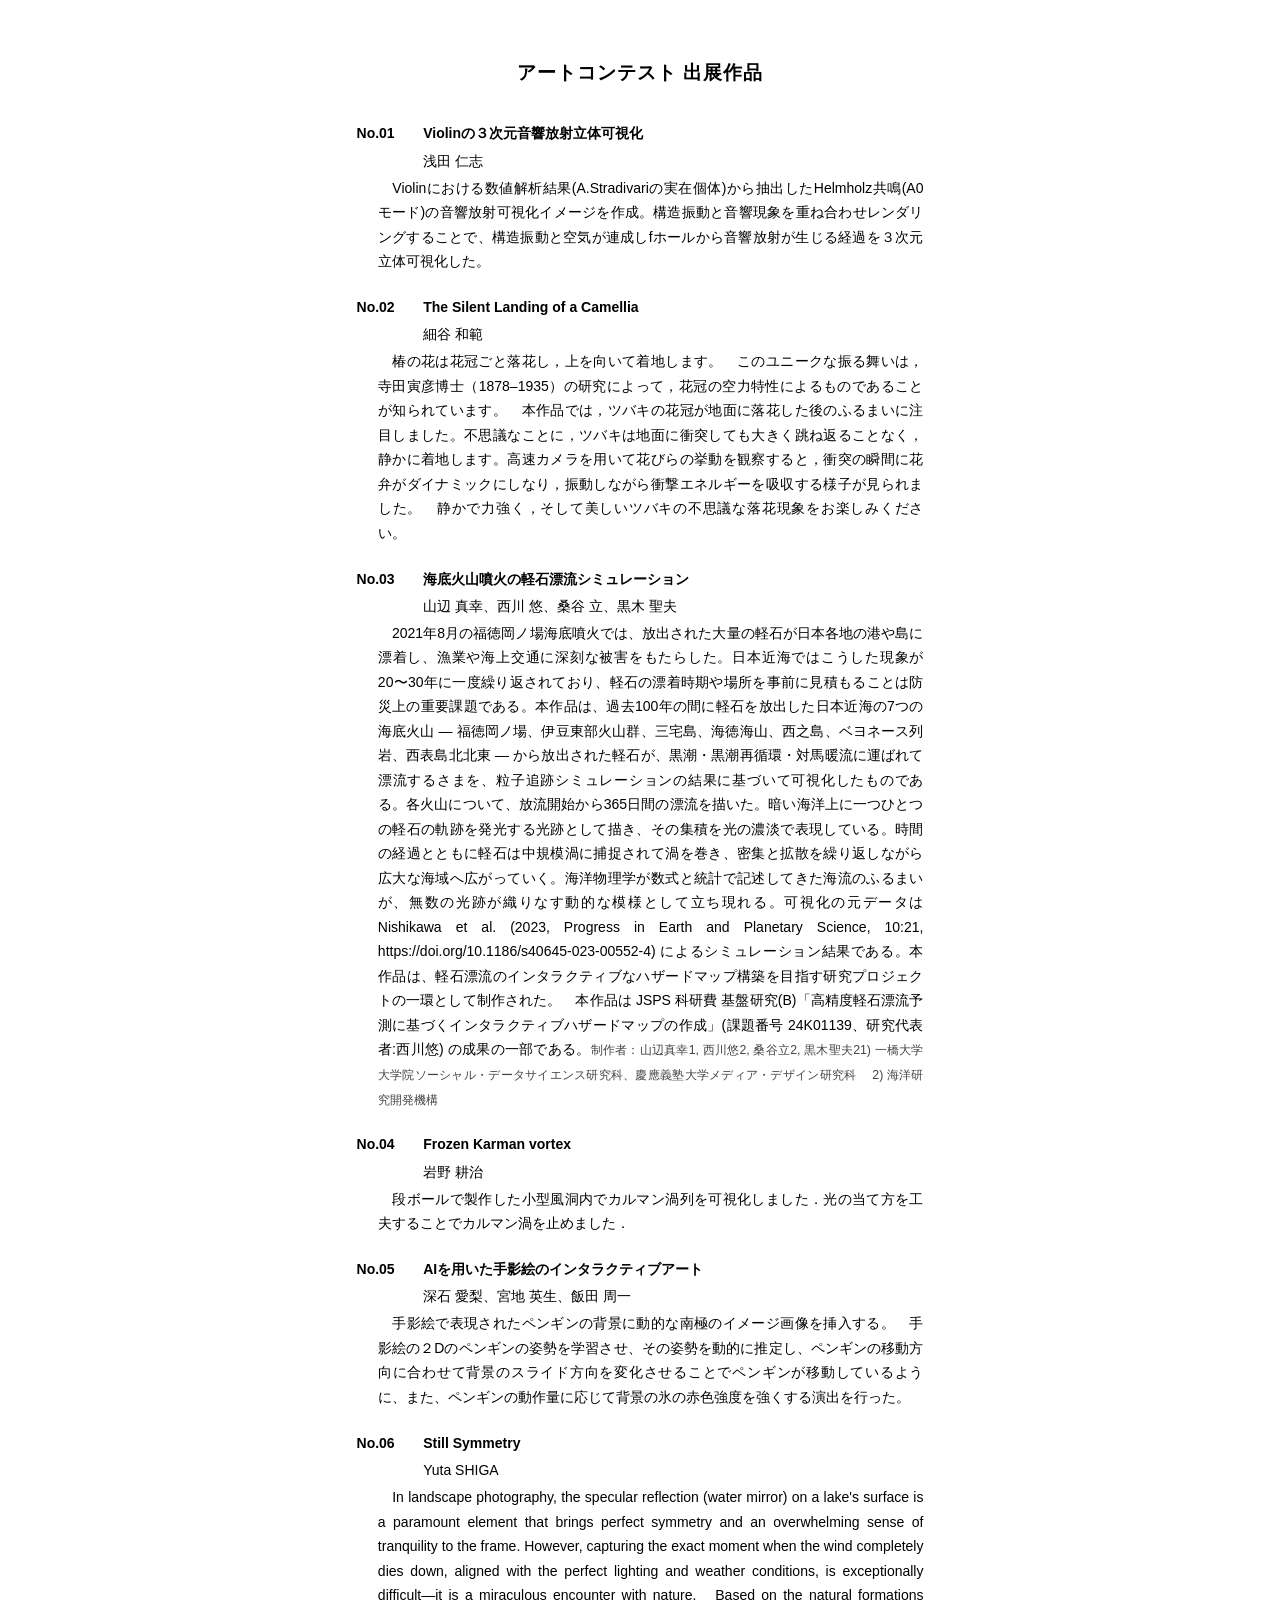
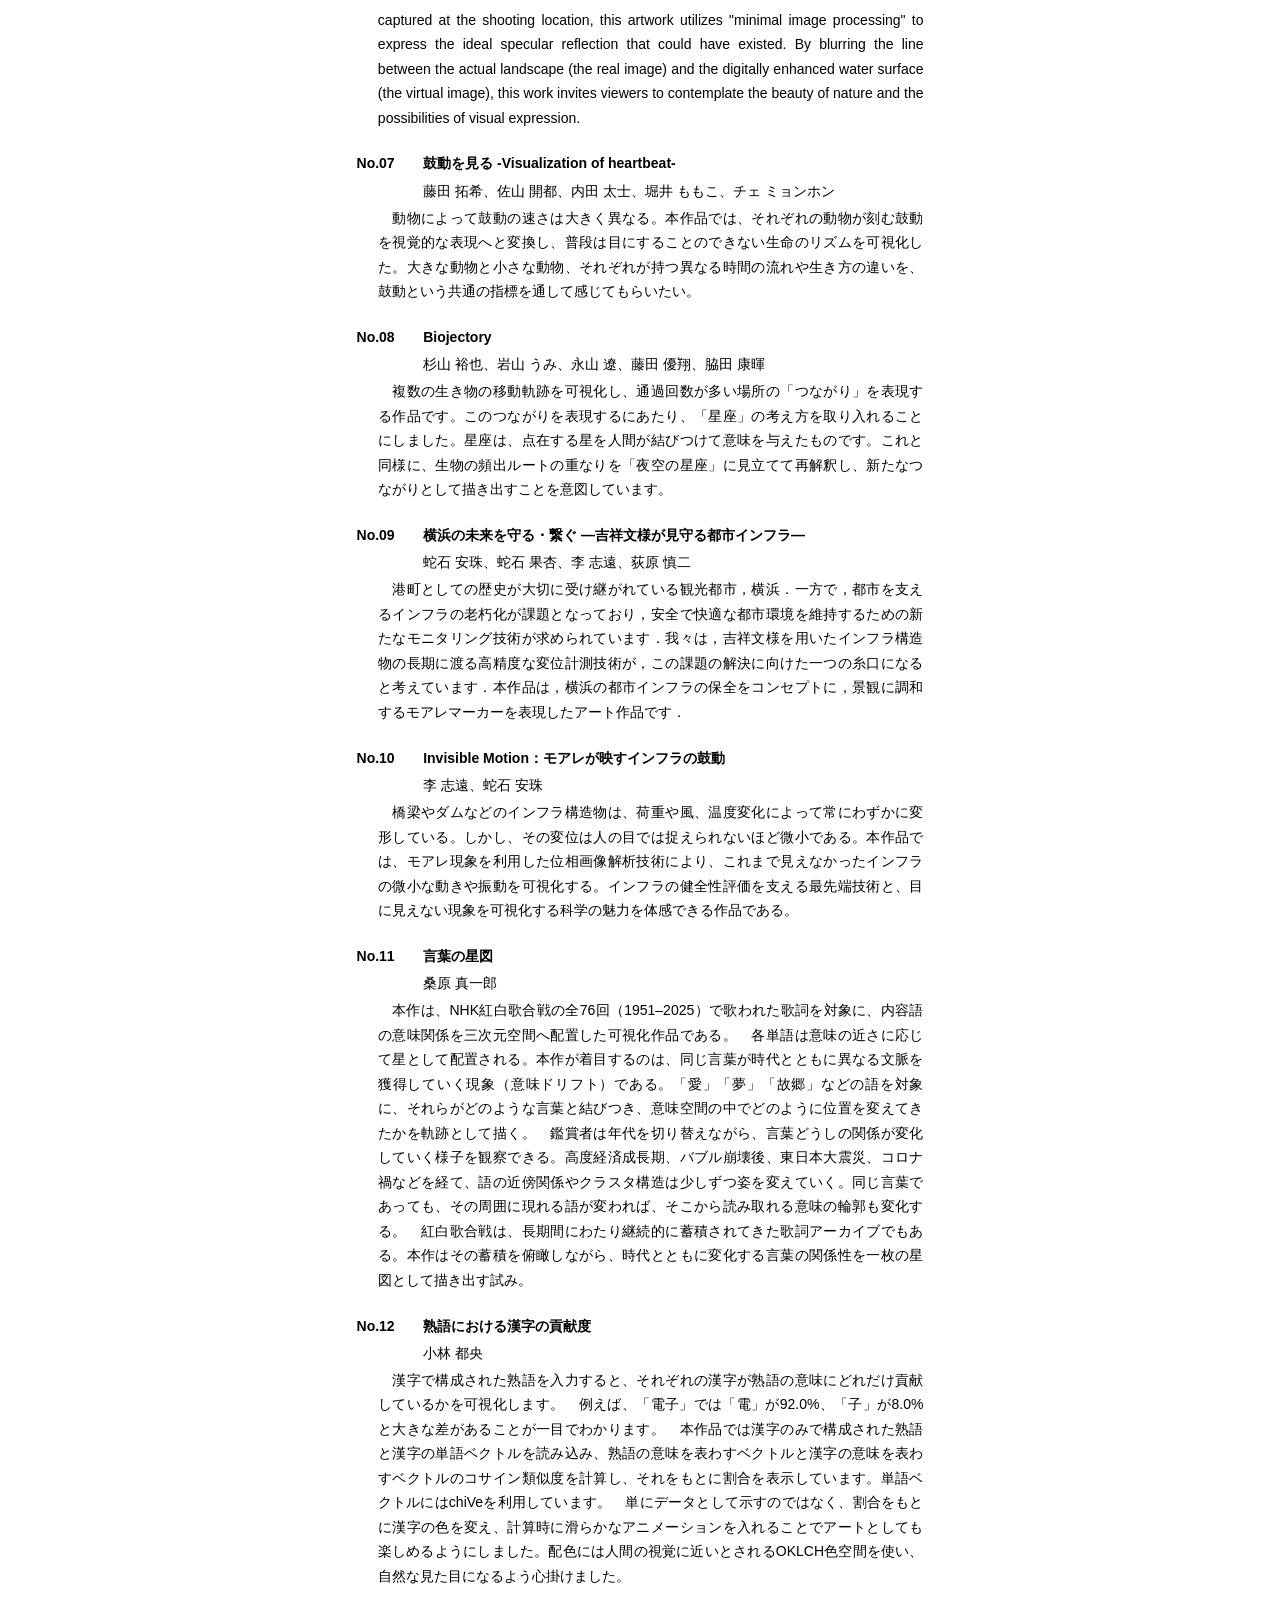
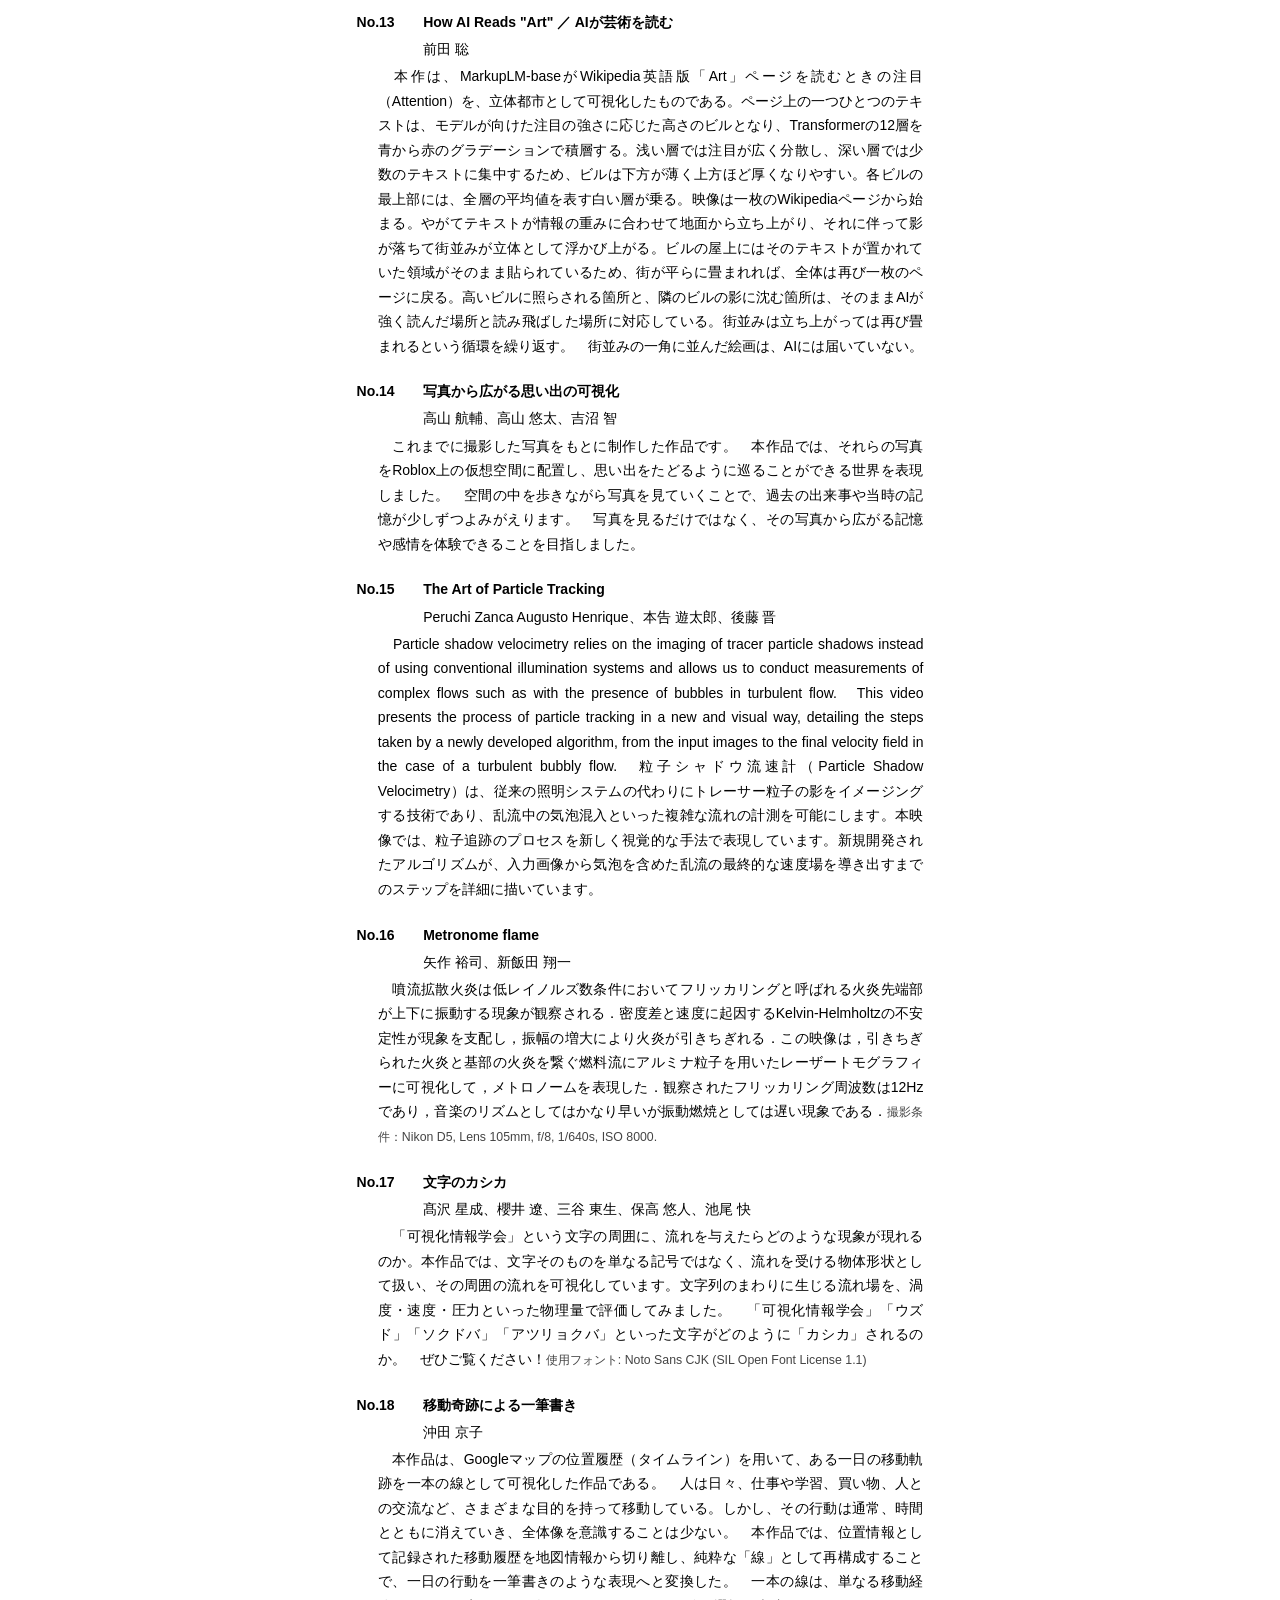
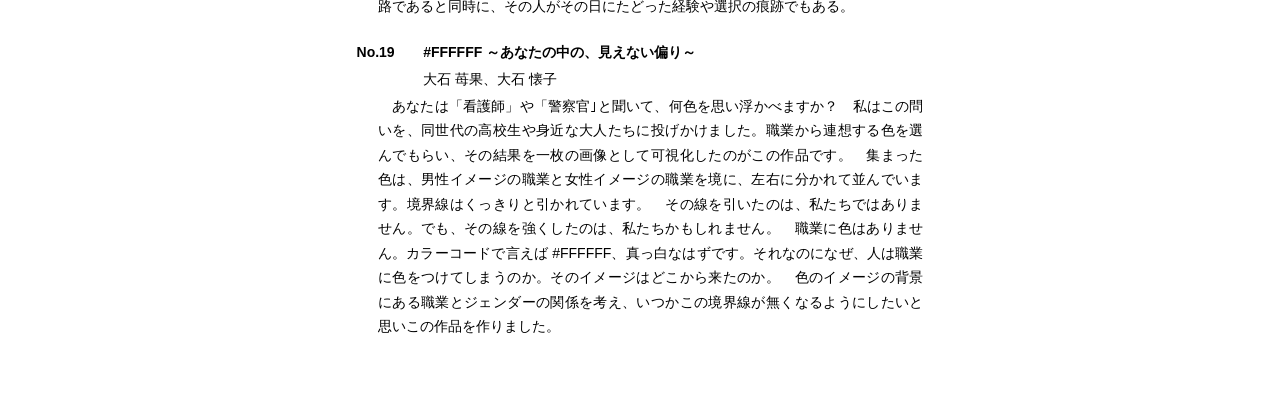
<file: docs/art_contest_2026.html>
<!DOCTYPE html>
<html lang="ja">
<head>
<meta charset="UTF-8">
<title>アートコンテスト 出展作品 (第53回可視化情報シンポジウム 2026)</title>
<style>
@page { size: A4; margin: 25mm 22mm; }
:root { --body-font: "Yu Gothic", "Yu Gothic UI", "ヒラギノ角ゴ Pro W3", "Hiragino Kaku Gothic Pro", "メイリオ", Meiryo, sans-serif; }
* { box-sizing: border-box; }
html, body { margin: 0; padding: 0; }
body { font-family: var(--body-font); font-size: 10.5pt; line-height: 1.75; color: #000; background: #fff; max-width: 170mm; margin: 15mm auto; padding: 0 10mm; }
h1.doc-title { text-align: center; font-size: 14pt; font-weight: 700; margin: 0 0 24pt 0; letter-spacing: 0.05em; }
.entry { margin-bottom: 16pt; page-break-inside: avoid; }
.entry-head { display: flex; gap: 8pt; margin-bottom: 2pt; }
.entry-no { font-weight: 700; white-space: nowrap; min-width: 42pt; }
.entry-title { font-weight: 700; flex: 1; }
.entry-author { margin-left: 50pt; margin-bottom: 2pt; }
.entry-abstract { margin-left: 16pt; text-align: justify; }
.entry-abstract small { font-size: 0.88em; color: #444; }
@media print { body { max-width: none; margin: 0; padding: 0; } }
</style>
</head>
<body>
<h1 class="doc-title">アートコンテスト 出展作品</h1>
<div class="entry">
  <div class="entry-head"><span class="entry-no">No.01</span><span class="entry-title">Violinの３次元音響放射立体可視化</span></div>
  <div class="entry-author">浅田 仁志</div>
  <div class="entry-abstract">　Violinにおける数値解析結果(A.Stradivariの実在個体)から抽出したHelmholz共鳴(A0モード)の音響放射可視化イメージを作成。構造振動と音響現象を重ね合わせレンダリングすることで、構造振動と空気が連成しfホールから音響放射が生じる経過を３次元立体可視化した。</div>
</div>
<div class="entry">
  <div class="entry-head"><span class="entry-no">No.02</span><span class="entry-title">The Silent Landing of a Camellia</span></div>
  <div class="entry-author">細谷 和範</div>
  <div class="entry-abstract">　椿の花は花冠ごと落花し，上を向いて着地します。　このユニークな振る舞いは，寺田寅彦博士（1878–1935）の研究によって，花冠の空力特性によるものであることが知られています。　本作品では，ツバキの花冠が地面に落花した後のふるまいに注目しました。不思議なことに，ツバキは地面に衝突しても大きく跳ね返ることなく，静かに着地します。高速カメラを用いて花びらの挙動を観察すると，衝突の瞬間に花弁がダイナミックにしなり，振動しながら衝撃エネルギーを吸収する様子が見られました。　静かで力強く，そして美しいツバキの不思議な落花現象をお楽しみください。</div>
</div>
<div class="entry">
  <div class="entry-head"><span class="entry-no">No.03</span><span class="entry-title">海底火山噴火の軽石漂流シミュレーション</span></div>
  <div class="entry-author">山辺 真幸、西川 悠、桑谷 立、黒木 聖夫</div>
  <div class="entry-abstract">　2021年8月の福徳岡ノ場海底噴火では、放出された大量の軽石が日本各地の港や島に漂着し、漁業や海上交通に深刻な被害をもたらした。日本近海ではこうした現象が20〜30年に一度繰り返されており、軽石の漂着時期や場所を事前に見積もることは防災上の重要課題である。本作品は、過去100年の間に軽石を放出した日本近海の7つの海底火山 ― 福徳岡ノ場、伊豆東部火山群、三宅島、海徳海山、西之島、ベヨネース列岩、西表島北北東 ― から放出された軽石が、黒潮・黒潮再循環・対馬暖流に運ばれて漂流するさまを、粒子追跡シミュレーションの結果に基づいて可視化したものである。各火山について、放流開始から365日間の漂流を描いた。暗い海洋上に一つひとつの軽石の軌跡を発光する光跡として描き、その集積を光の濃淡で表現している。時間の経過とともに軽石は中規模渦に捕捉されて渦を巻き、密集と拡散を繰り返しながら広大な海域へ広がっていく。海洋物理学が数式と統計で記述してきた海流のふるまいが、無数の光跡が織りなす動的な模様として立ち現れる。可視化の元データは Nishikawa et al. (2023, Progress in Earth and Planetary Science, 10:21, https://doi.org/10.1186/s40645-023-00552-4) によるシミュレーション結果である。本作品は、軽石漂流のインタラクティブなハザードマップ構築を目指す研究プロジェクトの一環として制作された。　本作品は JSPS 科研費 基盤研究(B)「高精度軽石漂流予測に基づくインタラクティブハザードマップの作成」(課題番号 24K01139、研究代表者:西川悠) の成果の一部である。<small>制作者：山辺真幸1, 西川悠2, 桑谷立2, 黒木聖夫21) 一橋大学大学院ソーシャル・データサイエンス研究科、慶應義塾大学メディア・デザイン研究科　 2) 海洋研究開発機構</small></div>
</div>
<div class="entry">
  <div class="entry-head"><span class="entry-no">No.04</span><span class="entry-title">Frozen Karman vortex</span></div>
  <div class="entry-author">岩野 耕治</div>
  <div class="entry-abstract">　段ボールで製作した小型風洞内でカルマン渦列を可視化しました．光の当て方を工夫することでカルマン渦を止めました．</div>
</div>
<div class="entry">
  <div class="entry-head"><span class="entry-no">No.05</span><span class="entry-title">AIを用いた手影絵のインタラクティブアート</span></div>
  <div class="entry-author">深石 愛梨、宮地 英生、飯田 周一</div>
  <div class="entry-abstract">　手影絵で表現されたペンギンの背景に動的な南極のイメージ画像を挿入する。　手影絵の２Dのペンギンの姿勢を学習させ、その姿勢を動的に推定し、ペンギンの移動方向に合わせて背景のスライド方向を変化させることでペンギンが移動しているように、また、ペンギンの動作量に応じて背景の氷の赤色強度を強くする演出を行った。</div>
</div>
<div class="entry">
  <div class="entry-head"><span class="entry-no">No.06</span><span class="entry-title">Still Symmetry</span></div>
  <div class="entry-author">Yuta SHIGA</div>
  <div class="entry-abstract">　In landscape photography, the specular reflection (water mirror) on a lake's surface is a paramount element that brings perfect symmetry and an overwhelming sense of tranquility to the frame. However, capturing the exact moment when the wind completely dies down, aligned with the perfect lighting and weather conditions, is exceptionally difficult—it is a miraculous encounter with nature.　Based on the natural formations captured at the shooting location, this artwork utilizes "minimal image processing" to express the ideal specular reflection that could have existed. By blurring the line between the actual landscape (the real image) and the digitally enhanced water surface (the virtual image), this work invites viewers to contemplate the beauty of nature and the possibilities of visual expression.</div>
</div>
<div class="entry">
  <div class="entry-head"><span class="entry-no">No.07</span><span class="entry-title">鼓動を見る -Visualization of heartbeat-</span></div>
  <div class="entry-author">藤田 拓希、佐山 開都、内田 太士、堀井 ももこ、チェ ミョンホン</div>
  <div class="entry-abstract">　動物によって鼓動の速さは大きく異なる。本作品では、それぞれの動物が刻む鼓動を視覚的な表現へと変換し、普段は目にすることのできない生命のリズムを可視化した。大きな動物と小さな動物、それぞれが持つ異なる時間の流れや生き方の違いを、鼓動という共通の指標を通して感じてもらいたい。</div>
</div>
<div class="entry">
  <div class="entry-head"><span class="entry-no">No.08</span><span class="entry-title">Biojectory</span></div>
  <div class="entry-author">杉山 裕也、岩山 うみ、永山 遼、藤田 優翔、脇田 康暉</div>
  <div class="entry-abstract">　複数の生き物の移動軌跡を可視化し、通過回数が多い場所の「つながり」を表現する作品です。このつながりを表現するにあたり、「星座」の考え方を取り入れることにしました。星座は、点在する星を人間が結びつけて意味を与えたものです。これと同様に、生物の頻出ルートの重なりを「夜空の星座」に見立てて再解釈し、新たなつながりとして描き出すことを意図しています。</div>
</div>
<div class="entry">
  <div class="entry-head"><span class="entry-no">No.09</span><span class="entry-title">横浜の未来を守る・繋ぐ —吉祥文様が見守る都市インフラ—</span></div>
  <div class="entry-author">蛇石 安珠、蛇石 果杏、李 志遠、荻原 慎二</div>
  <div class="entry-abstract">　港町としての歴史が大切に受け継がれている観光都市，横浜．一方で，都市を支えるインフラの老朽化が課題となっており，安全で快適な都市環境を維持するための新たなモニタリング技術が求められています．我々は，吉祥文様を用いたインフラ構造物の長期に渡る高精度な変位計測技術が，この課題の解決に向けた一つの糸口になると考えています．本作品は，横浜の都市インフラの保全をコンセプトに，景観に調和するモアレマーカーを表現したアート作品です．</div>
</div>
<div class="entry">
  <div class="entry-head"><span class="entry-no">No.10</span><span class="entry-title">Invisible Motion：モアレが映すインフラの鼓動</span></div>
  <div class="entry-author">李 志遠、蛇石 安珠</div>
  <div class="entry-abstract">　橋梁やダムなどのインフラ構造物は、荷重や風、温度変化によって常にわずかに変形している。しかし、その変位は人の目では捉えられないほど微小である。本作品では、モアレ現象を利用した位相画像解析技術により、これまで見えなかったインフラの微小な動きや振動を可視化する。インフラの健全性評価を支える最先端技術と、目に見えない現象を可視化する科学の魅力を体感できる作品である。</div>
</div>
<div class="entry">
  <div class="entry-head"><span class="entry-no">No.11</span><span class="entry-title">言葉の星図</span></div>
  <div class="entry-author">桑原 真一郎</div>
  <div class="entry-abstract">　本作は、NHK紅白歌合戦の全76回（1951–2025）で歌われた歌詞を対象に、内容語の意味関係を三次元空間へ配置した可視化作品である。　各単語は意味の近さに応じて星として配置される。本作が着目するのは、同じ言葉が時代とともに異なる文脈を獲得していく現象（意味ドリフト）である。「愛」「夢」「故郷」などの語を対象に、それらがどのような言葉と結びつき、意味空間の中でどのように位置を変えてきたかを軌跡として描く。　鑑賞者は年代を切り替えながら、言葉どうしの関係が変化していく様子を観察できる。高度経済成長期、バブル崩壊後、東日本大震災、コロナ禍などを経て、語の近傍関係やクラスタ構造は少しずつ姿を変えていく。同じ言葉であっても、その周囲に現れる語が変われば、そこから読み取れる意味の輪郭も変化する。　紅白歌合戦は、長期間にわたり継続的に蓄積されてきた歌詞アーカイブでもある。本作はその蓄積を俯瞰しながら、時代とともに変化する言葉の関係性を一枚の星図として描き出す試み。</div>
</div>
<div class="entry">
  <div class="entry-head"><span class="entry-no">No.12</span><span class="entry-title">熟語における漢字の貢献度</span></div>
  <div class="entry-author">小林 都央</div>
  <div class="entry-abstract">　漢字で構成された熟語を入力すると、それぞれの漢字が熟語の意味にどれだけ貢献しているかを可視化します。　例えば、「電子」では「電」が92.0%、「子」が8.0%と大きな差があることが一目でわかります。　本作品では漢字のみで構成された熟語と漢字の単語ベクトルを読み込み、熟語の意味を表わすベクトルと漢字の意味を表わすベクトルのコサイン類似度を計算し、それをもとに割合を表示しています。単語ベクトルにはchiVeを利用しています。　単にデータとして示すのではなく、割合をもとに漢字の色を変え、計算時に滑らかなアニメーションを入れることでアートとしても楽しめるようにしました。配色には人間の視覚に近いとされるOKLCH色空間を使い、自然な見た目になるよう心掛けました。</div>
</div>
<div class="entry">
  <div class="entry-head"><span class="entry-no">No.13</span><span class="entry-title">How AI Reads "Art" ／ AIが芸術を読む</span></div>
  <div class="entry-author">前田 聡</div>
  <div class="entry-abstract">　本作は、MarkupLM-baseがWikipedia英語版「Art」ページを読むときの注目（Attention）を、立体都市として可視化したものである。ページ上の一つひとつのテキストは、モデルが向けた注目の強さに応じた高さのビルとなり、Transformerの12層を青から赤のグラデーションで積層する。浅い層では注目が広く分散し、深い層では少数のテキストに集中するため、ビルは下方が薄く上方ほど厚くなりやすい。各ビルの最上部には、全層の平均値を表す白い層が乗る。映像は一枚のWikipediaページから始まる。やがてテキストが情報の重みに合わせて地面から立ち上がり、それに伴って影が落ちて街並みが立体として浮かび上がる。ビルの屋上にはそのテキストが置かれていた領域がそのまま貼られているため、街が平らに畳まれれば、全体は再び一枚のページに戻る。高いビルに照らされる箇所と、隣のビルの影に沈む箇所は、そのままAIが強く読んだ場所と読み飛ばした場所に対応している。街並みは立ち上がっては再び畳まれるという循環を繰り返す。　街並みの一角に並んだ絵画は、AIには届いていない。</div>
</div>
<div class="entry">
  <div class="entry-head"><span class="entry-no">No.14</span><span class="entry-title">写真から広がる思い出の可視化</span></div>
  <div class="entry-author">高山 航輔、高山 悠太、吉沼 智</div>
  <div class="entry-abstract">　これまでに撮影した写真をもとに制作した作品です。　本作品では、それらの写真をRoblox上の仮想空間に配置し、思い出をたどるように巡ることができる世界を表現しました。　空間の中を歩きながら写真を見ていくことで、過去の出来事や当時の記憶が少しずつよみがえります。　写真を見るだけではなく、その写真から広がる記憶や感情を体験できることを目指しました。</div>
</div>
<div class="entry">
  <div class="entry-head"><span class="entry-no">No.15</span><span class="entry-title">The Art of Particle Tracking</span></div>
  <div class="entry-author">Peruchi Zanca Augusto Henrique、本告 遊太郎、後藤 晋</div>
  <div class="entry-abstract">　Particle shadow velocimetry relies on the imaging of tracer particle shadows instead of using conventional illumination systems and allows us to conduct measurements of complex flows such as with the presence of bubbles in turbulent flow.　This video presents the process of particle tracking in a new and visual way, detailing the steps taken by a newly developed algorithm, from the input images to the final velocity field in the case of a turbulent bubbly flow.　粒子シャドウ流速計（Particle Shadow Velocimetry）は、従来の照明システムの代わりにトレーサー粒子の影をイメージングする技術であり、乱流中の気泡混入といった複雑な流れの計測を可能にします。本映像では、粒子追跡のプロセスを新しく視覚的な手法で表現しています。新規開発されたアルゴリズムが、入力画像から気泡を含めた乱流の最終的な速度場を導き出すまでのステップを詳細に描いています。</div>
</div>
<div class="entry">
  <div class="entry-head"><span class="entry-no">No.16</span><span class="entry-title">Metronome flame</span></div>
  <div class="entry-author">矢作 裕司、新飯田 翔一</div>
  <div class="entry-abstract">　噴流拡散火炎は低レイノルズ数条件においてフリッカリングと呼ばれる火炎先端部が上下に振動する現象が観察される．密度差と速度に起因するKelvin-Helmholtzの不安定性が現象を支配し，振幅の増大により火炎が引きちぎれる．この映像は，引きちぎられた火炎と基部の火炎を繋ぐ燃料流にアルミナ粒子を用いたレーザートモグラフィーに可視化して，メトロノームを表現した．観察されたフリッカリング周波数は12Hzであり，音楽のリズムとしてはかなり早いが振動燃焼としては遅い現象である．<small>撮影条件：Nikon D5, Lens 105mm, f/8, 1/640s, ISO 8000.</small></div>
</div>
<div class="entry">
  <div class="entry-head"><span class="entry-no">No.17</span><span class="entry-title">文字のカシカ</span></div>
  <div class="entry-author">髙沢 星成、櫻井 遼、三谷 東生、保高 悠人、池尾 快</div>
  <div class="entry-abstract">　「可視化情報学会」という文字の周囲に、流れを与えたらどのような現象が現れるのか。本作品では、文字そのものを単なる記号ではなく、流れを受ける物体形状として扱い、その周囲の流れを可視化しています。文字列のまわりに生じる流れ場を、渦度・速度・圧力といった物理量で評価してみました。　「可視化情報学会」「ウズド」「ソクドバ」「アツリョクバ」といった文字がどのように「カシカ」されるのか。　ぜひご覧ください！<small>使用フォント: Noto Sans CJK (SIL Open Font License 1.1)</small></div>
</div>
<div class="entry">
  <div class="entry-head"><span class="entry-no">No.18</span><span class="entry-title">移動奇跡による一筆書き</span></div>
  <div class="entry-author">沖田 京子</div>
  <div class="entry-abstract">　本作品は、Googleマップの位置履歴（タイムライン）を用いて、ある一日の移動軌跡を一本の線として可視化した作品である。　人は日々、仕事や学習、買い物、人との交流など、さまざまな目的を持って移動している。しかし、その行動は通常、時間とともに消えていき、全体像を意識することは少ない。　本作品では、位置情報として記録された移動履歴を地図情報から切り離し、純粋な「線」として再構成することで、一日の行動を一筆書きのような表現へと変換した。　一本の線は、単なる移動経路であると同時に、その人がその日にたどった経験や選択の痕跡でもある。</div>
</div>
<div class="entry">
  <div class="entry-head"><span class="entry-no">No.19</span><span class="entry-title">#FFFFFF ～あなたの中の、見えない偏り～</span></div>
  <div class="entry-author">大石 苺果、大石 懐子</div>
  <div class="entry-abstract">　あなたは「看護師」や「警察官｣と聞いて、何色を思い浮かべますか？　私はこの問いを、同世代の高校生や身近な大人たちに投げかけました。職業から連想する色を選んでもらい、その結果を一枚の画像として可視化したのがこの作品です。　集まった色は、男性イメージの職業と女性イメージの職業を境に、左右に分かれて並んでいます。境界線はくっきりと引かれています。　その線を引いたのは、私たちではありません。でも、その線を強くしたのは、私たちかもしれません。　職業に色はありません。カラーコードで言えば #FFFFFF、真っ白なはずです。それなのになぜ、人は職業に色をつけてしまうのか。そのイメージはどこから来たのか。　色のイメージの背景にある職業とジェンダーの関係を考え、いつかこの境界線が無くなるようにしたいと思いこの作品を作りました。</div>
</div>
</body>
</html>
</file>
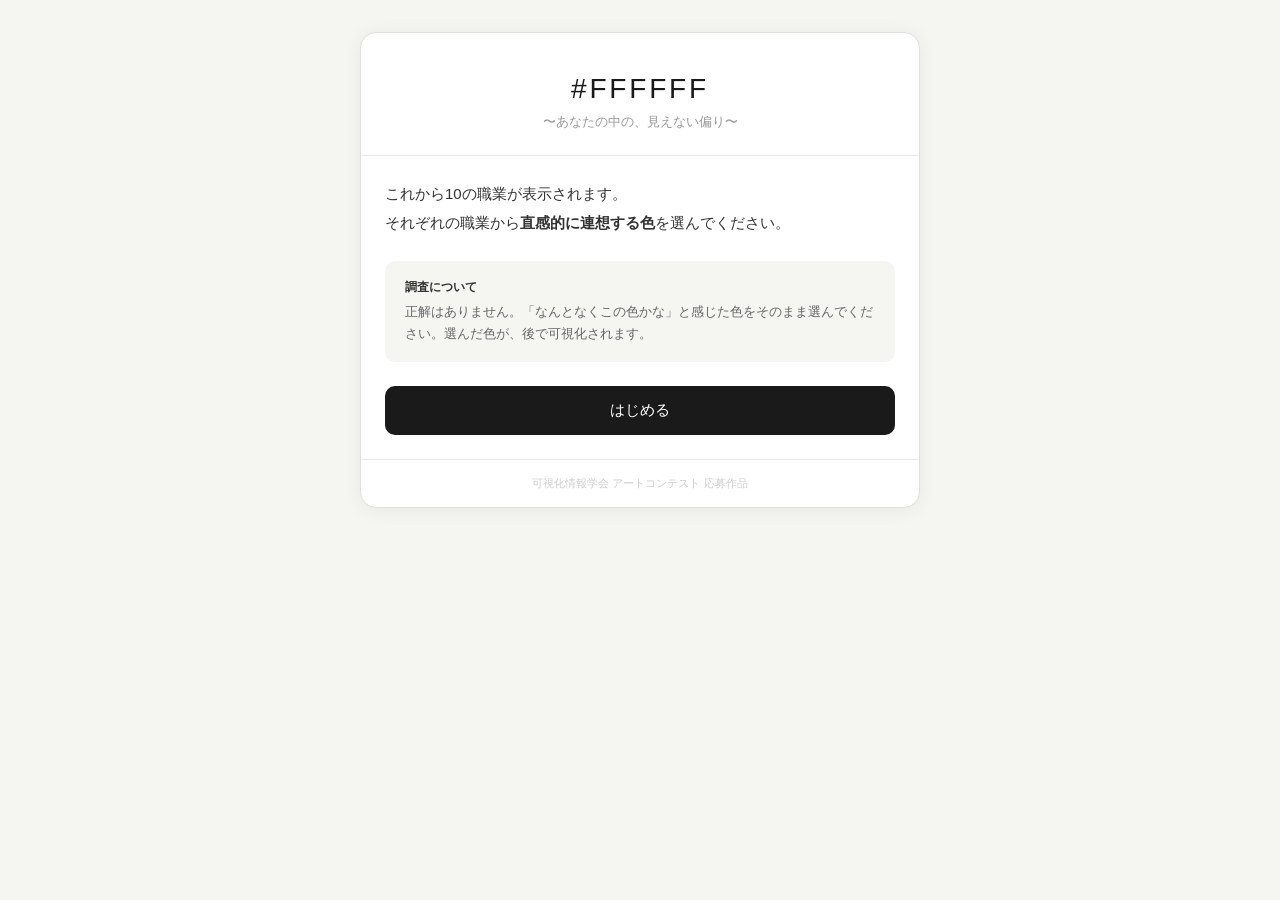
<file: works/ffffff_gender_color.html>
<!DOCTYPE html>
<html lang="ja">
<head>
<meta charset="UTF-8">
<meta name="viewport" content="width=device-width, initial-scale=1.0">
<title>#FFFFFF 〜あなたの中の、見えない偏り〜</title>
<style>
*{box-sizing:border-box;margin:0;padding:0;}
body{font-family:-apple-system,BlinkMacSystemFont,'Hiragino Sans','Hiragino Kaku Gothic ProN','Noto Sans JP',sans-serif;background:#f5f5f2;color:#1a1a1a;min-height:100vh;display:flex;justify-content:center;align-items:flex-start;padding:2rem 1rem;}
.app{width:100%;max-width:560px;background:#fff;border-radius:16px;border:1px solid #e0e0dc;overflow:hidden;box-shadow:0 2px 20px rgba(0,0,0,0.06);}
.screen{display:none;}
.screen.active{display:block;}

.title-area{text-align:center;padding:2.5rem 1.5rem 1.5rem;border-bottom:1px solid #e8e8e4;}
.title-main{font-size:28px;font-weight:500;letter-spacing:0.1em;color:#1a1a1a;}
.title-sub{font-size:13px;color:#999;margin-top:8px;}
.body{padding:1.5rem;}

.note-card{background:#f5f5f2;border-radius:10px;padding:1rem 1.25rem;font-size:13px;color:#666;line-height:1.7;margin-bottom:1.5rem;}
.note-label{font-size:12px;font-weight:600;color:#333;margin-bottom:4px;}

.progress-wrap{display:flex;align-items:center;gap:12px;margin-bottom:2rem;}
.prog-bg{flex:1;height:3px;background:#e8e8e4;border-radius:2px;}
.prog-fill{height:100%;background:#1a1a1a;border-radius:2px;transition:width 0.4s ease;}
.prog-label{font-size:12px;color:#999;white-space:nowrap;}

.job-card{border:1px solid #e0e0dc;border-radius:14px;padding:2rem 1.5rem;text-align:center;margin-bottom:1.5rem;}
.job-name{font-size:32px;font-weight:500;color:#1a1a1a;margin-bottom:8px;}
.job-hint{font-size:13px;color:#999;}

.section-label{font-size:13px;color:#999;margin-bottom:10px;}

/* スライダー */
.slider-wrap{position:relative;margin-bottom:1.5rem;}
.hue-track{width:100%;height:38px;border-radius:10px;border:1px solid #e0e0dc;cursor:pointer;appearance:none;-webkit-appearance:none;background:linear-gradient(to right,hsl(0,90%,55%),hsl(30,90%,55%),hsl(60,90%,55%),hsl(90,90%,55%),hsl(120,90%,55%),hsl(150,90%,55%),hsl(180,90%,55%),hsl(210,90%,55%),hsl(240,90%,55%),hsl(270,90%,55%),hsl(300,90%,55%),hsl(330,90%,55%),hsl(360,90%,55%));}
.hue-track::-webkit-slider-thumb{appearance:none;-webkit-appearance:none;width:26px;height:26px;border-radius:50%;border:3px solid white;box-shadow:0 0 0 1.5px rgba(0,0,0,0.2),0 2px 6px rgba(0,0,0,0.15);cursor:pointer;background:#ff4444;}
.hue-track::-moz-range-thumb{width:26px;height:26px;border-radius:50%;border:3px solid white;box-shadow:0 0 0 1.5px rgba(0,0,0,0.2);cursor:pointer;background:#ff4444;}
.light-track{width:100%;height:38px;border-radius:10px;border:1px solid #e0e0dc;cursor:pointer;appearance:none;-webkit-appearance:none;}
.light-track::-webkit-slider-thumb{appearance:none;-webkit-appearance:none;width:26px;height:26px;border-radius:50%;border:3px solid white;box-shadow:0 0 0 1.5px rgba(0,0,0,0.2),0 2px 6px rgba(0,0,0,0.15);cursor:pointer;background:#888;}
.light-track::-moz-range-thumb{width:26px;height:26px;border-radius:50%;border:3px solid white;box-shadow:0 0 0 1.5px rgba(0,0,0,0.2);cursor:pointer;background:#888;}

.preview-row{display:flex;align-items:center;gap:16px;margin-bottom:1.5rem;}
.color-preview{width:68px;height:68px;border-radius:10px;border:1px solid #e0e0dc;flex-shrink:0;transition:background 0.1s;}
.color-hex{font-size:14px;color:#999;font-family:'SF Mono','Courier New',monospace;}
.color-meaning{font-size:12px;color:#bbb;margin-top:6px;}

.btn-primary{width:100%;padding:15px;background:#1a1a1a;color:#fff;border:none;border-radius:10px;font-size:15px;font-weight:500;cursor:pointer;font-family:inherit;}
.btn-primary:disabled{opacity:0.3;cursor:not-allowed;}
.btn-secondary{width:100%;padding:13px;background:transparent;color:#999;border:1px solid #ddd;border-radius:10px;font-size:14px;cursor:pointer;margin-top:10px;font-family:inherit;}
.btn-secondary:hover{background:#f5f5f2;}

/* 結果画面 */
.result-header{text-align:center;margin-bottom:1.5rem;}
.result-title{font-size:20px;font-weight:500;margin-bottom:6px;}
.result-sub{font-size:13px;color:#999;}

.legend-row{display:flex;justify-content:space-between;align-items:center;margin-bottom:10px;}
.legend-item{font-size:12px;color:#999;display:flex;align-items:center;gap:6px;}
.legend-dot{width:10px;height:10px;border-radius:50%;}

.color-map{display:flex;border-radius:12px;overflow:hidden;border:1px solid #e0e0dc;margin-bottom:1.5rem;min-height:260px;}
.map-side{flex:1;padding:16px 12px;display:flex;flex-direction:column;gap:10px;}
.map-left{background:#f7f7f9;border-right:2px dashed #ccc;}
.map-right{background:#fdf5f7;}
.map-side-label{font-size:10px;color:#aaa;text-align:center;margin-bottom:4px;letter-spacing:0.05em;}
.map-item{display:flex;align-items:center;gap:8px;padding:6px 10px;border-radius:8px;background:rgba(255,255,255,0.7);border:1px solid rgba(0,0,0,0.06);}
.map-dot{width:28px;height:28px;border-radius:50%;flex-shrink:0;border:2px solid rgba(255,255,255,0.8);box-shadow:0 1px 4px rgba(0,0,0,0.15);}
.map-name{font-size:12px;color:#333;}
.map-empty{font-size:12px;color:#ccc;text-align:center;padding:1rem 0;}

.job-pills{display:flex;flex-wrap:wrap;gap:8px;margin:1.5rem 0;}
.job-pill{display:flex;align-items:center;gap:8px;padding:6px 14px;border-radius:999px;border:1px solid #e0e0dc;font-size:13px;color:#333;}
.pill-swatch{width:12px;height:12px;border-radius:50%;flex-shrink:0;}

.insight-card{background:#f5f5f2;border-radius:12px;padding:1rem 1.25rem;margin-bottom:1rem;font-size:13px;color:#666;line-height:1.7;}
.insight-label{font-size:12px;font-weight:600;color:#333;margin-bottom:4px;}

.btn-restart{width:100%;padding:13px;background:transparent;color:#333;border:1px solid #ddd;border-radius:10px;font-size:14px;cursor:pointer;margin-top:8px;font-family:inherit;}
.btn-restart:hover{background:#f5f5f2;}
.credit{text-align:center;font-size:11px;color:#ccc;padding:1rem;border-top:1px solid #e8e8e4;}
</style>
</head>
<body>
<div class="app">

<!-- イントロ -->
<div id="screen-intro" class="screen active">
  <div class="title-area">
    <div class="title-main">#FFFFFF</div>
    <div class="title-sub">〜あなたの中の、見えない偏り〜</div>
  </div>
  <div class="body">
    <p style="font-size:15px;line-height:1.9;color:#333;margin-bottom:1.5rem;">これから10の職業が表示されます。<br>それぞれの職業から<strong style="font-weight:600;">直感的に連想する色</strong>を選んでください。</p>
    <div class="note-card">
      <div class="note-label">調査について</div>
      正解はありません。「なんとなくこの色かな」と感じた色をそのまま選んでください。選んだ色が、後で可視化されます。
    </div>
    <button class="btn-primary" onclick="startSurvey()">はじめる</button>
  </div>
  <div class="credit">可視化情報学会 アートコンテスト 応募作品</div>
</div>

<!-- 質問 -->
<div id="screen-question" class="screen">
  <div class="title-area" style="padding:1.2rem 1.5rem;">
    <div class="title-main" style="font-size:18px;">#FFFFFF</div>
  </div>
  <div class="body">
    <div class="progress-wrap">
      <div class="prog-bg"><div class="prog-fill" id="prog-fill" style="width:0%"></div></div>
      <span class="prog-label" id="prog-text">1 / 10</span>
    </div>
    <div class="job-card">
      <div class="job-name" id="job-name">看護師</div>
      <div class="job-hint">この職業から連想する色は？</div>
    </div>

    <div class="section-label">色相（どんな色？）</div>
    <div class="slider-wrap">
      <input type="range" class="hue-track" id="hue-slider" min="0" max="360" value="180" oninput="onHueChange(this.value)">
    </div>

    <div class="section-label">明るさ</div>
    <div class="slider-wrap">
      <input type="range" class="light-track" id="light-slider" min="10" max="92" value="55" oninput="onLightChange(this.value)" id="light-slider">
    </div>

    <div class="preview-row">
      <div class="color-preview" id="color-preview" style="background:#f0f0ee;"></div>
      <div>
        <div class="color-hex" id="color-hex">#FFFFFF</div>
        <div class="color-meaning" id="color-meaning">色相スライダーを動かしてください</div>
      </div>
    </div>

    <button class="btn-primary" id="btn-next" onclick="nextJob()" disabled>この色で決定する</button>
    <button class="btn-secondary" onclick="skipJob()">スキップ</button>
  </div>
</div>

<!-- 結果 -->
<div id="screen-result" class="screen">
  <div class="title-area" style="padding:1.2rem 1.5rem;">
    <div class="title-main" style="font-size:18px;">#FFFFFF</div>
  </div>
  <div class="body">
    <div class="result-header">
      <div class="result-title">あなたの色マップ</div>
      <div class="result-sub">職業ごとに選んだ色を可視化しました</div>
    </div>
    <div class="legend-row">
      <div class="legend-item"><div class="legend-dot" style="background:#9ca3af;"></div>男性イメージ寄り</div>
      <div class="legend-item" style="font-size:11px;color:#ccc;">― 境界線 ―</div>
      <div class="legend-item"><div class="legend-dot" style="background:#d1a3b0;"></div>女性イメージ寄り</div>
    </div>
    <div class="color-map">
      <div class="map-side map-left">
        <div class="map-side-label">男性イメージ</div>
        <div id="map-male"></div>
      </div>
      <div class="map-side map-right">
        <div class="map-side-label">女性イメージ</div>
        <div id="map-female"></div>
      </div>
    </div>
    <div class="job-pills" id="job-pills"></div>
    <div class="insight-card" id="insight-text"></div>
    <div class="insight-card">
      <div class="insight-label">この作品について</div>
      職業そのものに色はありません。カラーコードで言えば #FFFFFF — 真っ白なはずです。あなたが選んだ色は、どこから来たのでしょうか。
    </div>
    <button class="btn-restart" onclick="restart()">もう一度やってみる</button>
  </div>
  <div class="credit">可視化情報学会 アートコンテスト 応募作品</div>
</div>

</div>
<script>
const JOBS=[
  {name:"看護師",gender:"female"},{name:"保育士",gender:"female"},
  {name:"エンジニア",gender:"male"},{name:"医師",gender:"male"},
  {name:"消防士",gender:"male"},{name:"栄養士",gender:"female"},
  {name:"パイロット",gender:"male"},{name:"介護士",gender:"female"},
  {name:"大工",gender:"male"},{name:"ファッションデザイナー",gender:"female"}
];
let curIdx=0,answers=[],curHue=180,curLight=55,hueChanged=false;

function hslToHex(h,s,l){
  s/=100;l/=100;
  const a=s*Math.min(l,1-l);
  const f=n=>{const k=(n+h/30)%12;const c=l-a*Math.max(-1,Math.min(k-3,Math.min(9-k,1)));return Math.round(255*c).toString(16).padStart(2,'0');};
  return '#'+f(0)+f(8)+f(4);
}
function hueDesc(h){
  if(h<20)return"赤・情熱・力強さ";if(h<45)return"オレンジ・温かさ・親しみ";
  if(h<75)return"黄・明るさ・知性";if(h<150)return"緑・自然・安定";
  if(h<195)return"青緑・清涼・専門性";if(h<255)return"青・冷静・信頼";
  if(h<285)return"紫・神秘・高貴";if(h<330)return"ピンク・柔らかさ・優しさ";
  return"赤・情熱・力強さ";
}
function updateLightBg(){
  const h=curHue;
  const bg='linear-gradient(to right,hsl('+h+',80%,10%),hsl('+h+',85%,45%),hsl('+h+',80%,65%),hsl('+h+',60%,92%))';
  document.getElementById('light-slider').style.background=bg;
}
function updateThumbColors(){
  const hHex=hslToHex(curHue,85,55);
  const lHex=hslToHex(curHue,78,curLight);
  const hStyle=document.getElementById('hue-style');
  hStyle.textContent='.hue-track::-webkit-slider-thumb{background:'+hHex+' !important;}.hue-track::-moz-range-thumb{background:'+hHex+' !important;}.light-track::-webkit-slider-thumb{background:'+lHex+' !important;}.light-track::-moz-range-thumb{background:'+lHex+' !important;}';
}
function updatePreview(){
  const hex=hslToHex(curHue,78,curLight);
  document.getElementById('color-preview').style.background=hex;
  document.getElementById('color-hex').textContent=hex.toUpperCase();
  document.getElementById('color-meaning').textContent=hueDesc(curHue);
  updateThumbColors();
}
function onHueChange(v){
  curHue=parseInt(v);
  if(!hueChanged){hueChanged=true;document.getElementById('btn-next').disabled=false;}
  updateLightBg();
  updatePreview();
}
function onLightChange(v){curLight=parseInt(v);updatePreview();}

function startSurvey(){
  curIdx=0;answers=[];
  document.getElementById('screen-intro').classList.remove('active');
  document.getElementById('screen-question').classList.add('active');
  showQuestion();
}
function showQuestion(){
  const job=JOBS[curIdx];
  document.getElementById('job-name').textContent=job.name;
  document.getElementById('prog-text').textContent=(curIdx+1)+' / '+JOBS.length;
  document.getElementById('prog-fill').style.width=(curIdx/JOBS.length*100)+'%';
  curHue=180;curLight=55;hueChanged=false;
  document.getElementById('hue-slider').value=180;
  document.getElementById('light-slider').value=55;
  document.getElementById('color-preview').style.background='#f0f0ee';
  document.getElementById('color-hex').textContent='#FFFFFF';
  document.getElementById('color-meaning').textContent='色相スライダーを動かしてください';
  document.getElementById('btn-next').disabled=true;
  updateLightBg();
}
function nextJob(){
  answers.push({job:JOBS[curIdx],hex:hslToHex(curHue,78,curLight),hue:curHue,light:curLight});
  advance();
}
function skipJob(){
  answers.push({job:JOBS[curIdx],hex:null,hue:null,light:null});
  advance();
}
function advance(){
  curIdx++;
  if(curIdx>=JOBS.length){showResult();}else{showQuestion();}
}
function showResult(){
  document.getElementById('screen-question').classList.remove('active');
  document.getElementById('screen-result').classList.add('active');
  drawMap();drawPills();drawInsight();
}
function drawMap(){
  const mEl=document.getElementById('map-male');
  const fEl=document.getElementById('map-female');
  mEl.innerHTML='';fEl.innerHTML='';
  const mJobs=answers.filter(a=>a.hex&&a.job.gender==='male');
  const fJobs=answers.filter(a=>a.hex&&a.job.gender==='female');
  if(!mJobs.length)mEl.innerHTML='<div class="map-empty">回答なし</div>';
  if(!fJobs.length)fEl.innerHTML='<div class="map-empty">回答なし</div>';
  mJobs.forEach(a=>{
    mEl.innerHTML+='<div class="map-item"><div class="map-dot" style="background:'+a.hex+'"></div><div class="map-name">'+a.job.name+'</div></div>';
  });
  fJobs.forEach(a=>{
    fEl.innerHTML+='<div class="map-item"><div class="map-dot" style="background:'+a.hex+'"></div><div class="map-name">'+a.job.name+'</div></div>';
  });
}
function drawPills(){
  const wrap=document.getElementById('job-pills');wrap.innerHTML='';
  answers.filter(a=>a.hex).forEach(a=>{
    wrap.innerHTML+='<div class="job-pill"><div class="pill-swatch" style="background:'+a.hex+'"></div>'+a.job.name+'</div>';
  });
}
function drawInsight(){
  const done=answers.filter(a=>a.hex);
  const mA=done.filter(a=>a.job.gender==='male');
  const fA=done.filter(a=>a.job.gender==='female');
  const avg=g=>g.length?Math.round(g.reduce((s,a)=>s+a.hue,0)/g.length):null;
  const mH=avg(mA),fH=avg(fA);
  let txt='';
  if(mH!==null&&fH!==null){
    const diff=Math.abs(mH-fH);
    txt=diff>60
      ?'男性イメージの職業の平均色相は'+mH+'°、女性イメージは'+fH+'°。差は'+diff+'°。あなたの中に、職業とジェンダーに関する色の偏りが存在しているかもしれません。'
      :'男性と女性イメージの職業で選んだ色の差は'+diff+'°。境界線は思ったより薄いかもしれません——あるいは、あなたはすでに気づいていたのかもしれません。';
  }else{
    txt='回答ありがとうございました。あなたが選んだ色が、この作品の一部になりました。';
  }
  document.getElementById('insight-text').innerHTML='<div class="insight-label">あなたの結果から</div>'+txt;
}
function restart(){
  document.getElementById('screen-result').classList.remove('active');
  document.getElementById('screen-intro').classList.add('active');
}
</script>
<style id="hue-style"></style>
</body>
</html>
</file>
<file: css/style.css>
﻿/* 全体 */
body {
	background-color: #f5f2e8;
	/* background-color: #fff; */
	margin: 0px;
	font-size: 14px;
	font-family: "ヒラギノ角ゴ Pro W3", "Hiragino Kaku Gothic Pro", "メイリオ", Meiryo, Osaka, "ＭＳ Ｐゴシック", "MS PGothic", sans-serif;
	color: #14191a;
	/* background: linear-gradient(to right, #fff 49%, #12639e 51%); */
}
.container {
	background-color: #fff;
	max-width: 1160px;
	margin: 0 auto;
	padding: 0 20px 25px;
	/* border: 1px solid #17194c; */
}



/* ヘッダー */
.banner {
	width: 100%;
	background: linear-gradient(
		to bottom,
		#48525c 0%,
		#cec29c 50%,
		#f5f2e8 100%
	);
}
.banner-inner {
	height: 400px;
	max-width: 1200px;
	background: url(../images/banner2026.jpg) center;
	margin: 0 auto;
}
.page_position {
	font-size: 12px;
	margin: 0 10px 20px 10px;
	line-height: 2;
	text-align: left;
}
.page_position a {
	text-decoration: none;
}



/* セクション */
.section_title {
	text-align: center;
	margin: 0 0 25px 0;
	padding-top: 40px; /* アンカーリンクの表示位置をずらす用に、marginとは別にすること */
}
.section_title_en {
	width: fit-content;
	margin: 0 auto;
	line-height: 0.9;
	letter-spacing: 0.03em;
	border-bottom: 2px solid rgba(152, 106, 0, 0.8);
	font-size: 40px;
	font-weight: 700;
}
.section_title_jp {
	font-size: 18px;
	font-weight: 700;
}

/* エントリー */
.flex_wrapper {
	margin: -58px 0px 40px;
	padding: 58px 0px 40px;
	/* border-top: 6px solid #00000030; */
	/* border-bottom: 6px solid #17194c44; */
	/* border-left: 1px solid #17194c30; */
	/* border-right: 1px solid #17194c30; */
	/* border-top: 1px solid #17194c30; */
	/* border-radius: 10px; */
	display: flex;
	flex-wrap: wrap;
	gap: 15px;
	/* background-color: #17194c20; */
	/* background: linear-gradient(to bottom, #17194c10 0%, #17194c20 2%, #17194c10 10%, #17194c30 98%, #ffffff00 100%); */
	justify-content: center;  /* 横方向の中央寄せ */
}
.entry {
	display: block;
	text-decoration: none;
	color: #000;
	position: relative;
	width: 270px;
	height: auto;
	background: #e6dec7;
	/* background: linear-gradient(to right bottom, #fff 0%, #bbb 100%); */
	box-sizing: border-box;
	overflow: hidden;
	border: 1px solid #bbbbbb;
	border-radius: 3px;
	box-shadow: 2px 2px 6px rgba(0,0,0,0.1);
	transition: transform 0.3s, filter 0.3s ease;
}
.entry:hover {
	transform: scale(1.03); /* ズレを戻しつつ少し大きく */
	filter: brightness(1.05);
	cursor: pointer;
}
.entry::before {
	content: attr(data-entry-number);
	position: absolute;
	top: 5px;
	left: 5px;
	font-size: 12px;
	font-weight: bold;
	background: rgba(152, 106, 0, 0.8);
	color: #fff;
	padding: 1px 7px;
	border-radius: 3px;
}
.entry_title {
	padding: 7px 5px 7px 40px;
	height: 2.8em;
	line-height: 1.4em;
	text-align: left;
	font-weight: bold;
}
.entry_thumbnail {
	height: 180px;
	width: 100%;
	background-color: #000;
	display: flex;
	align-items: center;
	justify-content: center;
	position: relative;
	overflow: hidden;
}
.entry_thumbnail img {
	max-width: 100%;
	max-height: 100%;
	object-fit: contain;
}
.entry_name {
	text-align: right;
	padding: 3px 7px 3px 3px;
}

/* アワード関連 */
/* 1行あたりの並び数: 大賞1 / 金賞・銀賞2 / 銅賞3 (引く値は .flex_wrapper の gap: 15px 分) */
/* min-width は通常エントリーと同じ 270px。狭い画面ではそれ以上縮まずに折り返す */
.entry.taisho .entry_thumbnail {
	height: 400px;
}
.entry.kinsho .entry_thumbnail,
.entry.ginsho .entry_thumbnail {
	height: 250px;
}
.entry.taisho {
	width: 100%;
	background: linear-gradient(to right, #4b0082 20%, #9932cc 70%, #4b0082 100%);
	color: #f6e4ff;
	border: 2px solid #5e2d79;
	box-shadow: 0 0 12px rgba(75, 0, 130, 0.5);
}
.entry.taisho::before {
  	content: "大賞";
	background: rgba(255, 255, 255, 0.85);
	color: #4b0082;
}
.entry.kinsho {
	width: calc((100% - 15px) / 2);
	min-width: 270px;
	background: linear-gradient(to right, #a67c00 20%, #ffd700 70%, #a67c00 100%);
	color: #411e00;
	border: 1px solid #503a03;
	box-shadow: 0 0 12px rgba(166, 124, 0, 0.5);
}
.entry.kinsho::before {
  	content: "金賞";
	background: rgba(69, 38, 0, 0.85);
	color: #fff3ac;
}
.entry.ginsho {
	width: calc((100% - 15px) / 2);
	min-width: 270px;
	background: linear-gradient(to right, #a9a9a9 20%, #eeeeee 70%, #a9a9a9 100%);
	color: #333333;
	border: 1px solid #888888;
	box-shadow: 0 0 12px rgba(169, 169, 169, 0.5);
}
.entry.ginsho::before {
  	content: "銀賞";
	background: rgba(0, 0, 0, 0.75);
	color: #eee;
}
.entry.nyuusho {
	width: 352px;
	background: linear-gradient(to right, #cfa77a 20%, #f2d1a9 70%, #cfa77a 100%);
	color: #482813;
	border: 1px solid #b3875a;
	box-shadow: 0 0 3px rgba(207, 167, 122, 0.4);
}
.entry.nyuusho::before {
  	content: "入賞";
	background: #482813;
}
.entry.dousho {
	width: calc((100% - 30px) / 3);
	min-width: 270px;
	background: linear-gradient(to right, #a4622f 20%, #d9945c 70%, #a4622f 100%);
	color: #3a1c08;
	border: 1px solid #854d22;
	box-shadow: 0 0 12px rgba(164, 98, 47, 0.5);
}
.entry.dousho::before {
  	content: "銅賞";
	background: rgba(58, 28, 8, 0.85);
	color: #ffe0c4;
}
.top6 {
	background: linear-gradient(to right, #cfa77a 20%, #f2d1a9 70%, #cfa77a 100%);
	color: #482813;
	border: 1px solid #b3875a;
	box-shadow: 0 0 3px rgba(207, 167, 122, 0.4);
}
.top6::before {
	background: #482813;
}
.entry.taisho .entry_title,
.entry.kinsho .entry_title,
.entry.ginsho .entry_title,
.entry.nyuusho .entry_title,
.entry.dousho .entry_title {
	padding: 7px 0px 7px 50px;
}
.entry_award_progressing {
	text-align: center;
	font-size: 40px;
	color: #888;
	font-weight: 700;
	margin-bottom: 80px;
}
.detail {
	position: relative;
	z-index: 0;  /* 賞シールのリボン (z-index: -1) を背景より前に出すため */
}
/* 賞シール (受賞作品の詳細で ENTRY 見出しの左に表示) */
/* 賞ごとの違いは --lit / --mid / --dark の3色だけ。形と質感は .sticker 側で共通 */
.sticker {
	position: absolute;
	top: 21px;  /* 円の中心を ENTRY NN の行の中心に合わせる (見出しの padding-top: 40px が起点) */
	left: 50%;
	margin-left: -158px;  /* ENTRY NN の左隣に置く */
	box-sizing: border-box;
	width: 74px;
	height: 74px;
	border-radius: 50%;
	display: flex;
	align-items: center;
	justify-content: center;
	font-size: 18px;
	font-weight: 700;
	letter-spacing: 0.08em;
	white-space: nowrap;
	color: #fff;
	text-shadow: 0 1px 2px rgba(0, 0, 0, 0.45);
	background: linear-gradient(145deg, var(--lit) 0%, var(--mid) 38%, var(--dark) 72%, var(--mid) 100%);
	box-shadow:
		0 2px 6px rgba(0, 0, 0, 0.28),
		inset 0 1px 1px rgba(255, 255, 255, 0.5),
		inset 0 -2px 4px rgba(0, 0, 0, 0.2);
}
/* リボン2本。z-index: -1 で円の裏に回すので、親側 (.detail / #overlay-content) に z-index: 0 が要る */
.sticker::before,
.sticker::after {
	content: "";
	position: absolute;
	z-index: -1;
	top: 52px;
	width: 22px;
	height: 34px;
	clip-path: polygon(0 0, 100% 0, 100% 100%, 50% 78%, 0 100%);
}
.sticker::before { left: 11px;  background: var(--dark); transform: rotate(-8deg); }
.sticker::after  { right: 11px; background: var(--mid);  transform: rotate(8deg); }

/* シールを置くぶん、受賞作品だけ ENTRY 見出しを右へずらす (ずれ量は padding の半分) */
.sticker + .section_title {
	padding-left: 88px;
}

.sticker.taisho  { --lit: #e2c2ff; --mid: #9a4fc4; --dark: #4b0082; }
.sticker.kinsho  { --lit: #fff4bd; --mid: #e3b100; --dark: #8f6a00; }
.sticker.ginsho  { --lit: #eaeaea; --mid: #949494; --dark: #5c5c5c; }
.sticker.dousho,
.sticker.nyuusho { --lit: #f4cba2; --mid: #c07a3a; --dark: #8b4513; }
.sticker.nyuusen { --lit: #ffe6b0; --mid: #d9913f; --dark: #a2650f; }

/* 折り畳みセクション (昨年度等) */
.archive-section {
	margin-top: 0;
}
.archive-section > summary {
	cursor: pointer;
	list-style: none;
}
.archive-section > summary::-webkit-details-marker {
	display: none;
}
.archive-section > summary .section_title_en::after {
	content: '  ▼';
	font-size: 22px;
	vertical-align: middle;
	color: #888;
	margin-left: 6px;
}
.archive-section[open] > summary .section_title_en::after {
	content: '  ▲';
}
.archive-section > summary:hover .section_title_en {
	filter: brightness(0.7);
}

/* 提出待ち応募 (作品未提出) */
.entry.pending {
	opacity: 0.55;
	filter: grayscale(70%);
}
.entry.pending:hover {
	filter: grayscale(70%) brightness(1.05);
}
.entry.pending .entry_title {
	color: #666;
	font-weight: normal;
}

/* 過年度ページ */
.link-box {
	display: inline-flex;
	align-items: center;
	width: 234px;
	padding: 10px 16px;
	border: 1px solid #bbbbbb;
	border-radius: 6px;
	color: white;
	background: #1b2229;
	/* background: linear-gradient(to right bottom, #fff 0%, #bbb 100%); */
	text-decoration: none;
	font-weight: bold;
	text-align: center;
	transition: filter 0.3s ease;
	box-shadow: 2px 2px 6px rgba(0,0,0,0.1);
}

.link-box span.arrow {
	display: inline-block;
	margin-left: 8px;
	transition: transform 0.3s ease; /* 矢印の動きを滑らかに */
}

.link-box:hover .arrow {
  transform: translateX(3px); /* ホバー時に矢印だけ5px右にずれる */
}

.link-box:hover {
	filter: brightness(1.2);
}



/* フッター */
.organizer-card {
  background: #f9f9f9;
  border: 1px solid #ccc;
  border-radius: 8px;
  width: 223px;
  padding: 10px 0;
  box-shadow: 2px 2px 6px rgba(0,0,0,0.1);
  text-align: center;
}
.organizer-card .name {
  font-weight: bold;
  font-size: 1.1em;
  margin-bottom: 4px;
}
.organizer-card .affiliation {
  font-size: 0.95em;
  color: #555;
}
.organizer-card .affiliation a {
  font-size: 0.95em;
  color: #555;
}

/* 本文付きの幅広カード (ご投票／ご応募くださった皆様)。2枚で1行に並ぶ幅 */
.organizer-card.wide {
	box-sizing: border-box;
	width: 465px;  /* 2枚 + gap で、上の段のカード4枚分 (225px x 4 + gap) と同じ幅になる */
	padding: 17px 14px 10px;
}
.organizer-card.wide p {
	padding: 0px;
	margin: 7px;
}
/* スペシャルサンクスの前後に添える一文 */
.thanks_note {
	text-align: center;
	font-size: 0.95em;
	color: #555;
	line-height: 1.9;
	margin: 0 20px 20px;
}
/* カードの下に置く場合、.flex_wrapper の padding + margin (計80px) を打ち消して詰める */
.flex_wrapper + .thanks_note {
	margin-top: -55px;
}

.footer {
	background: linear-gradient(
		to top,
		#48525c 0%,
		#cec29c 50%,
		#f5f2e8 100%
	);
	width: 100%;
}
.footer-inner {
	max-width: 750px;
	height: 150px;
	margin: 0 auto;
	padding: 25px 50px 25px 400px;
	font-size: 13px;
	font-weight: bold;
	text-align: center;
	background: url(../images/footer2026_2.jpg) center;
}
.copyright {
	max-width: 1000px;
	margin: 0 auto;
	color: #000;
	text-align: center;
	margin-top: 10px;
	padding: 10px 0;
	font-size: 12px;
	font-weight: bold;
	border-top: 1px solid #000;
}
.copyright a {
	color: #000;
}



/* 応募作品の詳細表示部 */
.entry_detail {
	width: 100%;
	min-width: 652px;
	max-width: 960px;
	margin: 0 auto 40px;
	display: flex;
	flex-wrap: wrap;
	box-sizing: border-box;
}
.entry_detail_no {
	width: 100%;

}
.entry_detail_thumbnail {
	flex: 0 0 480px;
	display: flex;
	align-items: center;
	justify-content: center;
	position: relative;
	border: 1px solid #000;
	background-color: #000;
	width: 480px;
	height: 270px;
	overflow: hidden;
}
.entry_detail_thumbnail img {
	max-width: 100%;
	max-height: 100%;
	object-fit: contain;
}
.entry_detail_info {
	flex: 1 1 0;
	max-width: 470px;
	min-width: 0;
	height: 270px;
	padding-left: 10px;
	box-sizing: border-box;
}
.entry_detail_info table {
	width: 100%;
	height: 100%;
	table-layout: fixed;
	border-collapse: separate;
	border-spacing: 0 0px;
	border: none;
	text-align: left;
}
.entry_detail th {
	width: 60px;
	padding: 0 5px;
	border-bottom: 1px dotted rgba(99, 99, 99, 1);
	text-align: left;
	background-color: #f5f2e8;
}
.entry_detail td {
	word-break: break-all;
	overflow-wrap: anywhere;
	padding: 0 5px;
	border-bottom: 1px dotted rgba(99, 99, 99, 1);
	text-align: left;
	background-color: #fff;
}
.entry_detail_abstract {
	width: 100%;
	margin: 20px 0;
	padding: 16px 20px;
	background: #faf8f3;
	border-left: 4px solid rgba(152, 106, 0, 0.8);
	border-radius: 0 4px 4px 0;
	box-sizing: border-box;
}
.entry_detail_abstract h5 {
	font-size: 16px;
	line-height: 1;
	margin: 0 0 12px 0;
	padding-bottom: 8px;
	border-bottom: 1px dotted rgba(99, 99, 99, 0.5);
}
.abstract_table {	/* 概要にテーブルを付ける応募者有 */
	width: 80% !important;
	margin: 10px auto;
}
.abstract_table th {
	width: 160px !important;
}



/* 募集要項 */
.guideline_detail table {
	max-width: 1160px;
	margin: 0 auto 40px;
	border-collapse: separate;
	border-spacing: 0 0px;
	border: none;
	padding-left: 10px;
	text-align: left;
	line-height: 1.7em;
}
.guideline_detail th {
	width: 240px;
	padding: 5px 2px;
	border-bottom: 1px dotted rgba(99, 99, 99, 1);
	text-align: center;
	background-color: #f5f2e8;
}
.guideline_detail td {
	padding: 5px 10px;
	border-bottom: 1px dotted rgba(99, 99, 99, 1);
	text-align: left;
	background-color: #fff;
}
.guideline_detail .closed {
	color: #888;
	font-size: 0.9em;
	margin-left: 6px;
}

/* 募集要項フローチャート */
.flow-chart {
  display: flex;
  justify-content: center;
  padding: 40px 10px;
  margin-bottom: 20px;
  font-family: sans-serif;
  overflow-x: auto; /* スマホでは横スクロール可能に */
}

.step {
  position: relative;
  min-width: 160px;
  padding: 20px 10px;
  border-radius: 15px; /* 角丸 */
  color: #fff;
  text-align: center;
  font-weight: bold;
  margin-right: -10px; /* マイナスマージンで重ねる */
  box-shadow: 4px 4px 10px rgba(0,0,0,0.1);
  transition: transform 0.3s;
}

/* 各ステップの背景色（添付画像のグラデーション再現） */
.step-u { background-color: #1b2229; transform: translateY(-10px); } /* 上 */
.step-d { background-color: #48525c; transform: translateY(10px); }  /* 下 */
.step:hover {
  transform: translateY(0) scale(1.1); /* ズレを戻しつつ少し大きく */
  z-index: 10; /* ホバー中だけ一番手前に */
}
.step.completed::after {
  content: '✓';
  position: absolute;
  top: -4px;
  left: -4px;
  width: 38px;
  height: 38px;
  background: rgba(152, 106, 0, 0.95);
  color: #fff;
  border-radius: 50%;
  font-size: 22px;
  font-weight: 700;
  display: flex;
  align-items: center;
  justify-content: center;
  box-shadow: 0 2px 8px rgba(0,0,0,0.3);
  pointer-events: none;
  line-height: 1;
}
.step.current::after {
  content: '現在';
  position: absolute;
  top: -4px;
  left: -4px;
  width: 38px;
  height: 38px;
  background: rgba(45, 110, 165, 0.95);
  color: #fff;
  border-radius: 50%;
  font-size: 11px;
  font-weight: 700;
  display: flex;
  align-items: center;
  justify-content: center;
  box-shadow: 0 2px 8px rgba(0,0,0,0.3);
  pointer-events: none;
  line-height: 1;
}
.step.scheduled::after {
  content: '予定';
  position: absolute;
  top: -4px;
  left: -4px;
  width: 38px;
  height: 38px;
  background: rgba(120, 120, 120, 0.9);
  color: #fff;
  border-radius: 50%;
  font-size: 11px;
  font-weight: 700;
  display: flex;
  align-items: center;
  justify-content: center;
  box-shadow: 0 2px 8px rgba(0,0,0,0.3);
  pointer-events: none;
  line-height: 1;
}
.step span {
  font-size: 0.8em;
  display: block;
  margin-top: 5px;
  font-weight: normal;
}


/* オーバーレイ */
#overlay {
  position: fixed;
  top: 0;
  left: 0;
  width: 100%;
  height: 100%;
  background: rgba(0,0,0,0.7);
  z-index: 9999;
  display: flex;
  align-items: center;
  justify-content: center;
  padding: 20px;
  box-sizing: border-box;
}
#overlay-content {
	position: relative;
	z-index: 0;  /* 賞シールのリボン (z-index: -1) を背景より前に出すため */
  background: #fff;
  max-width: 90%;
  max-height: 98%;
  overflow-y: auto;
  padding: 0 20px 0 20px;
  border-radius: 8px;
  box-shadow: 0 0 20px rgba(0,0,0,0.5);
}

/* 閉じるボタン / 自動送りトグル */
#close-btn,
#autoplay-btn {
  position: absolute;
  top: 10px;
  background: #999;
  color: #000;
  padding: 6px 12px;
  border: none;
  border-radius: 4px;
  cursor: pointer;
}
#close-btn { right: 10px; }
#autoplay-btn { left: 10px; }

/* 自動送り ON の状態 */
#autoplay-btn.active {
  background: #cfa77a;
  color: #482813;
  font-weight: 700;
}

#close-btn:hover,
#prev-btn:hover,
#next-btn:hover {
  background: #fff;
}

#autoplay-btn:hover {
  background: #fff;
  color: #000;
}

#prev-btn, #next-btn {
  position: absolute;
  top: 50%-200px;
  width: 5%;
  text-align: center;
  background: #999;
  color: black;
  font-size: 20px;
  font-weight: 700;
  padding: 200px 0;
  border: none;
  border-radius: 4px;
  cursor: pointer;
}
#prev-btn { left: -10px; }
#next-btn { right: -10px; }

/* 非表示クラス */
.hidden {
  display: none !important;
}

/* ユーティリティ */
.italic {
	font-style: italic;
}
</file>
